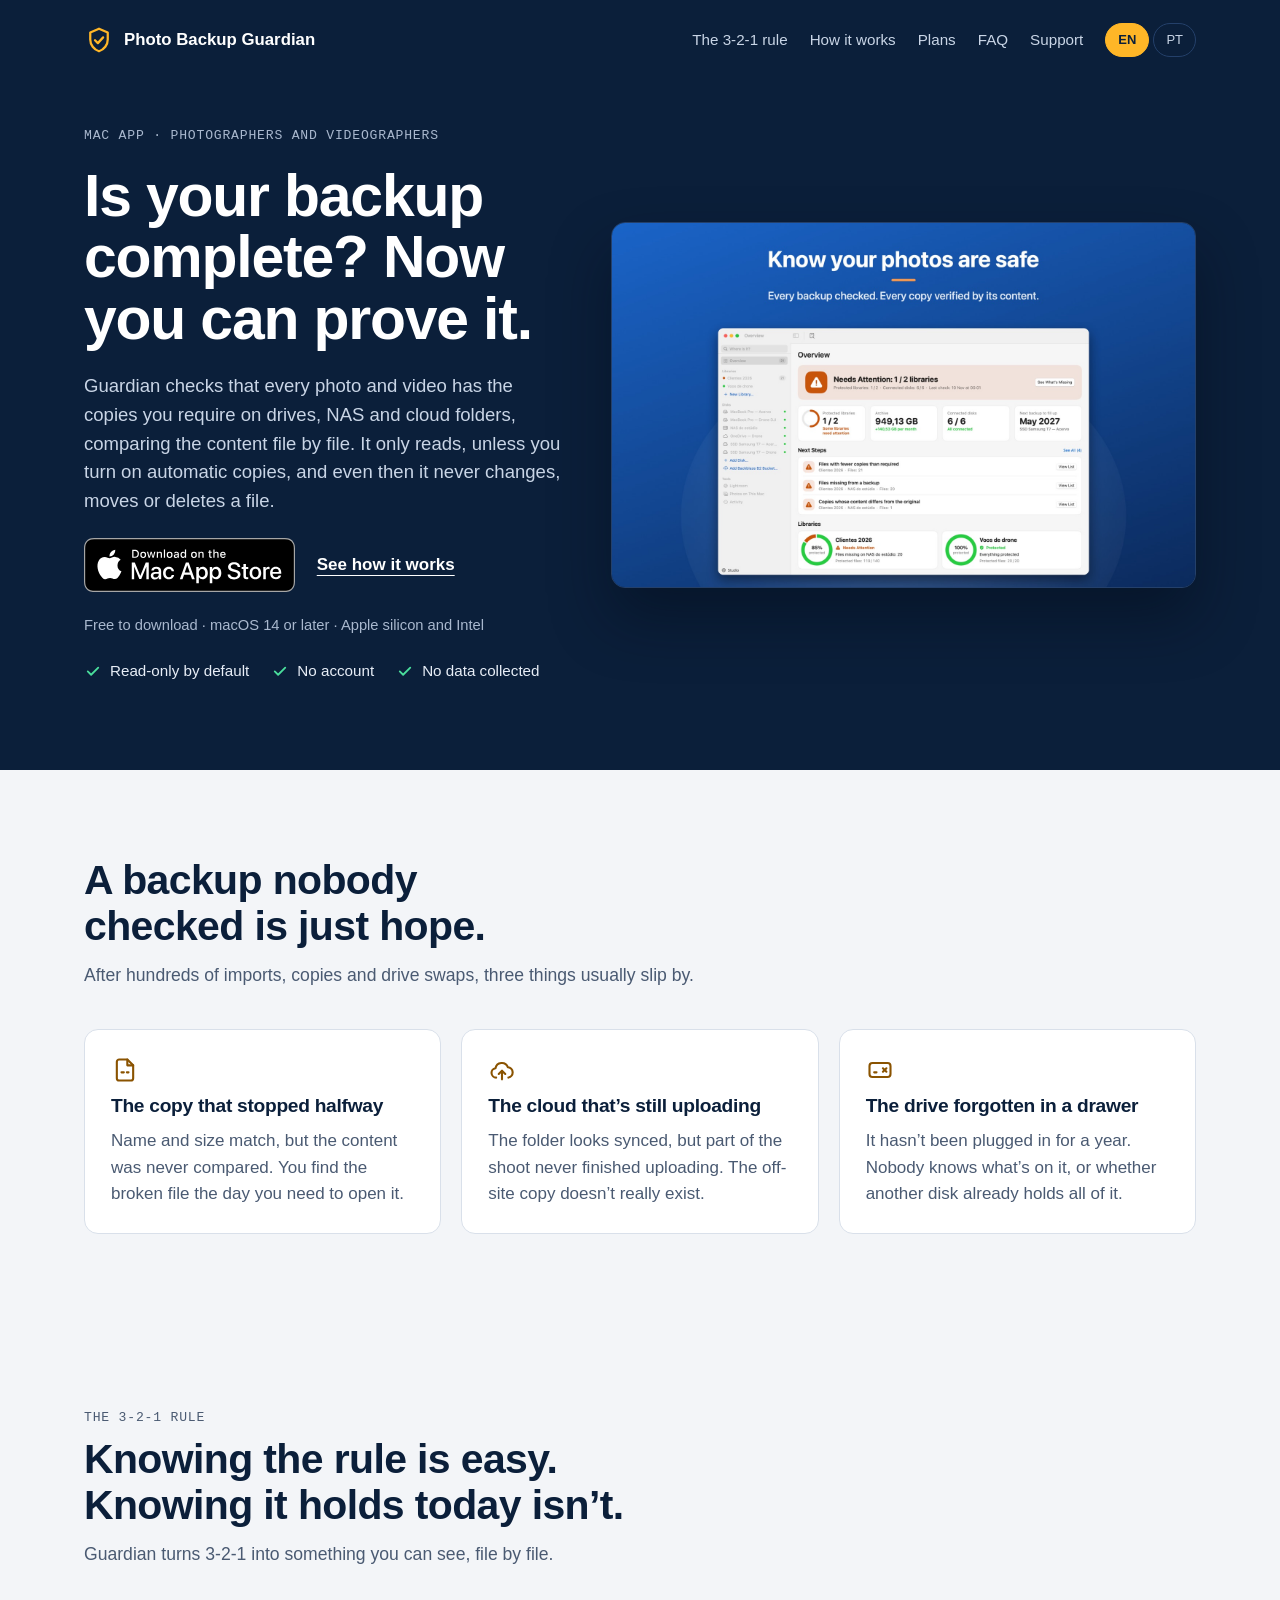
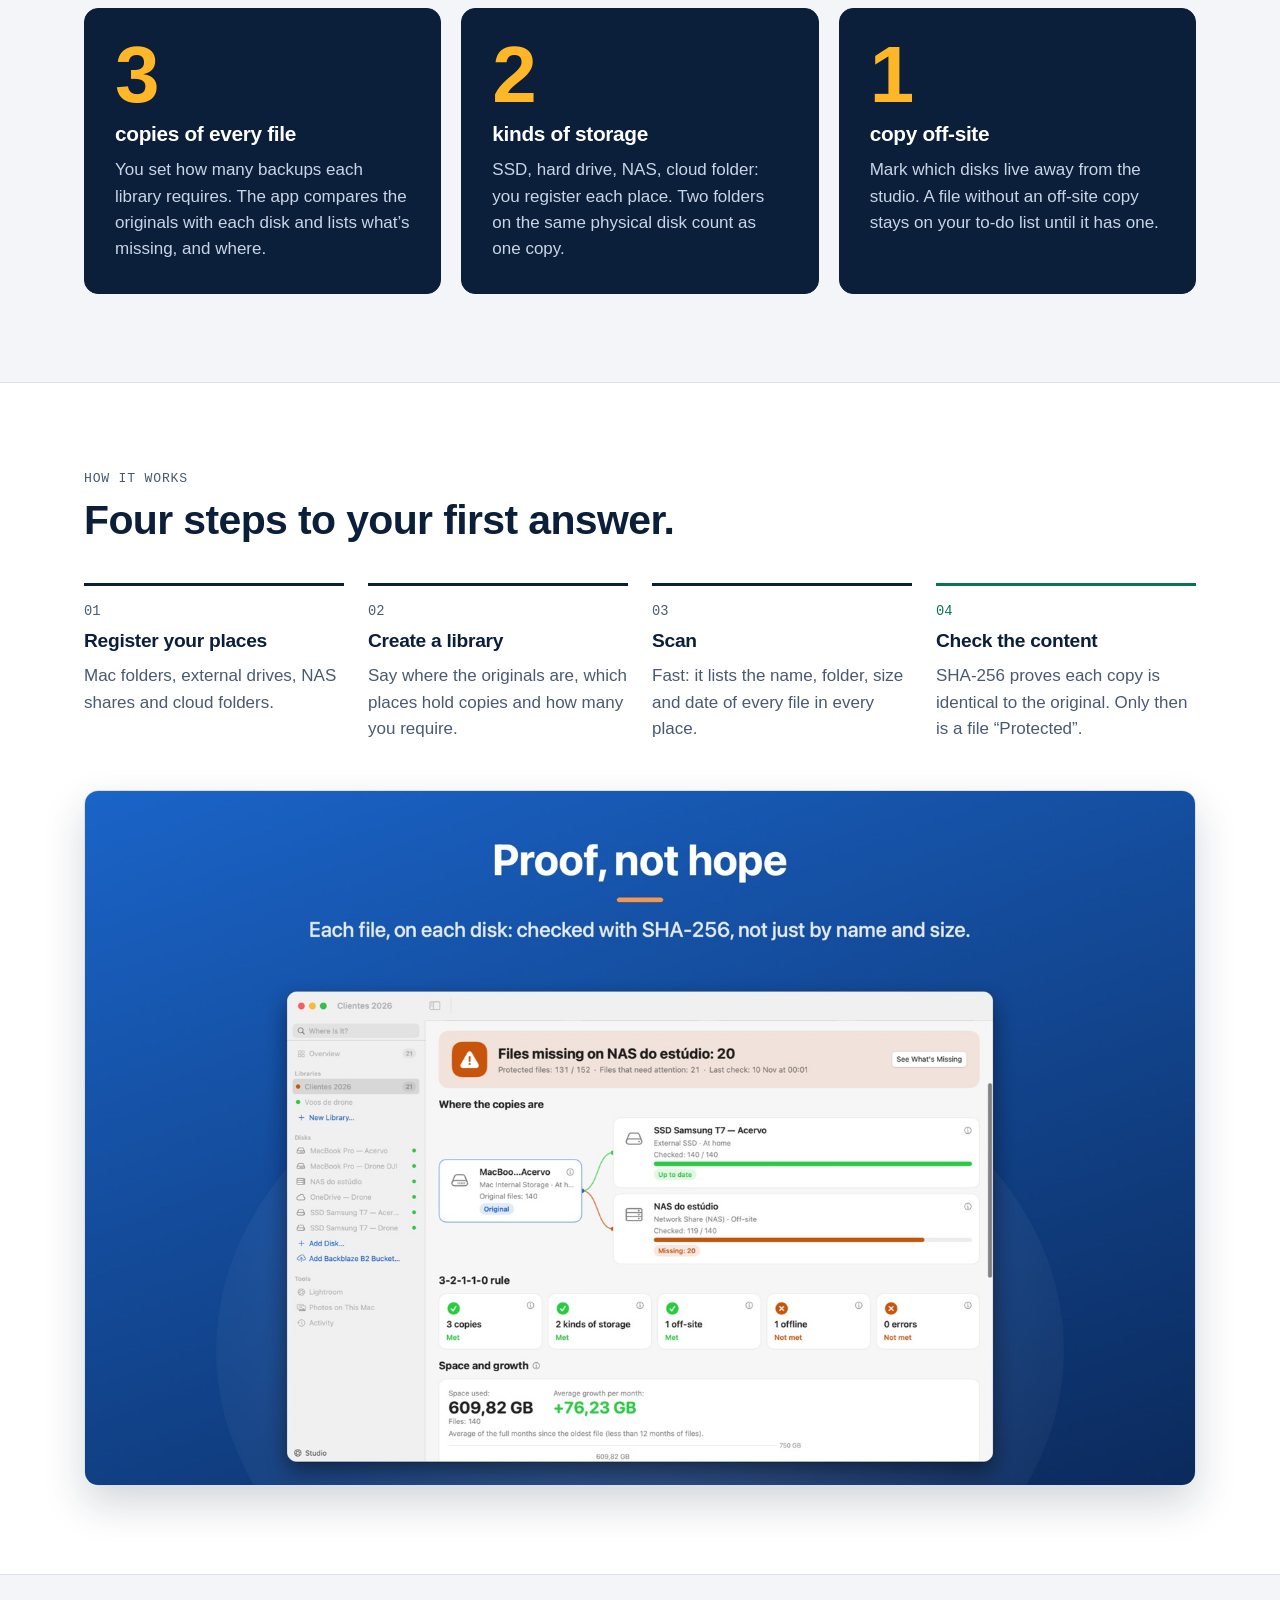
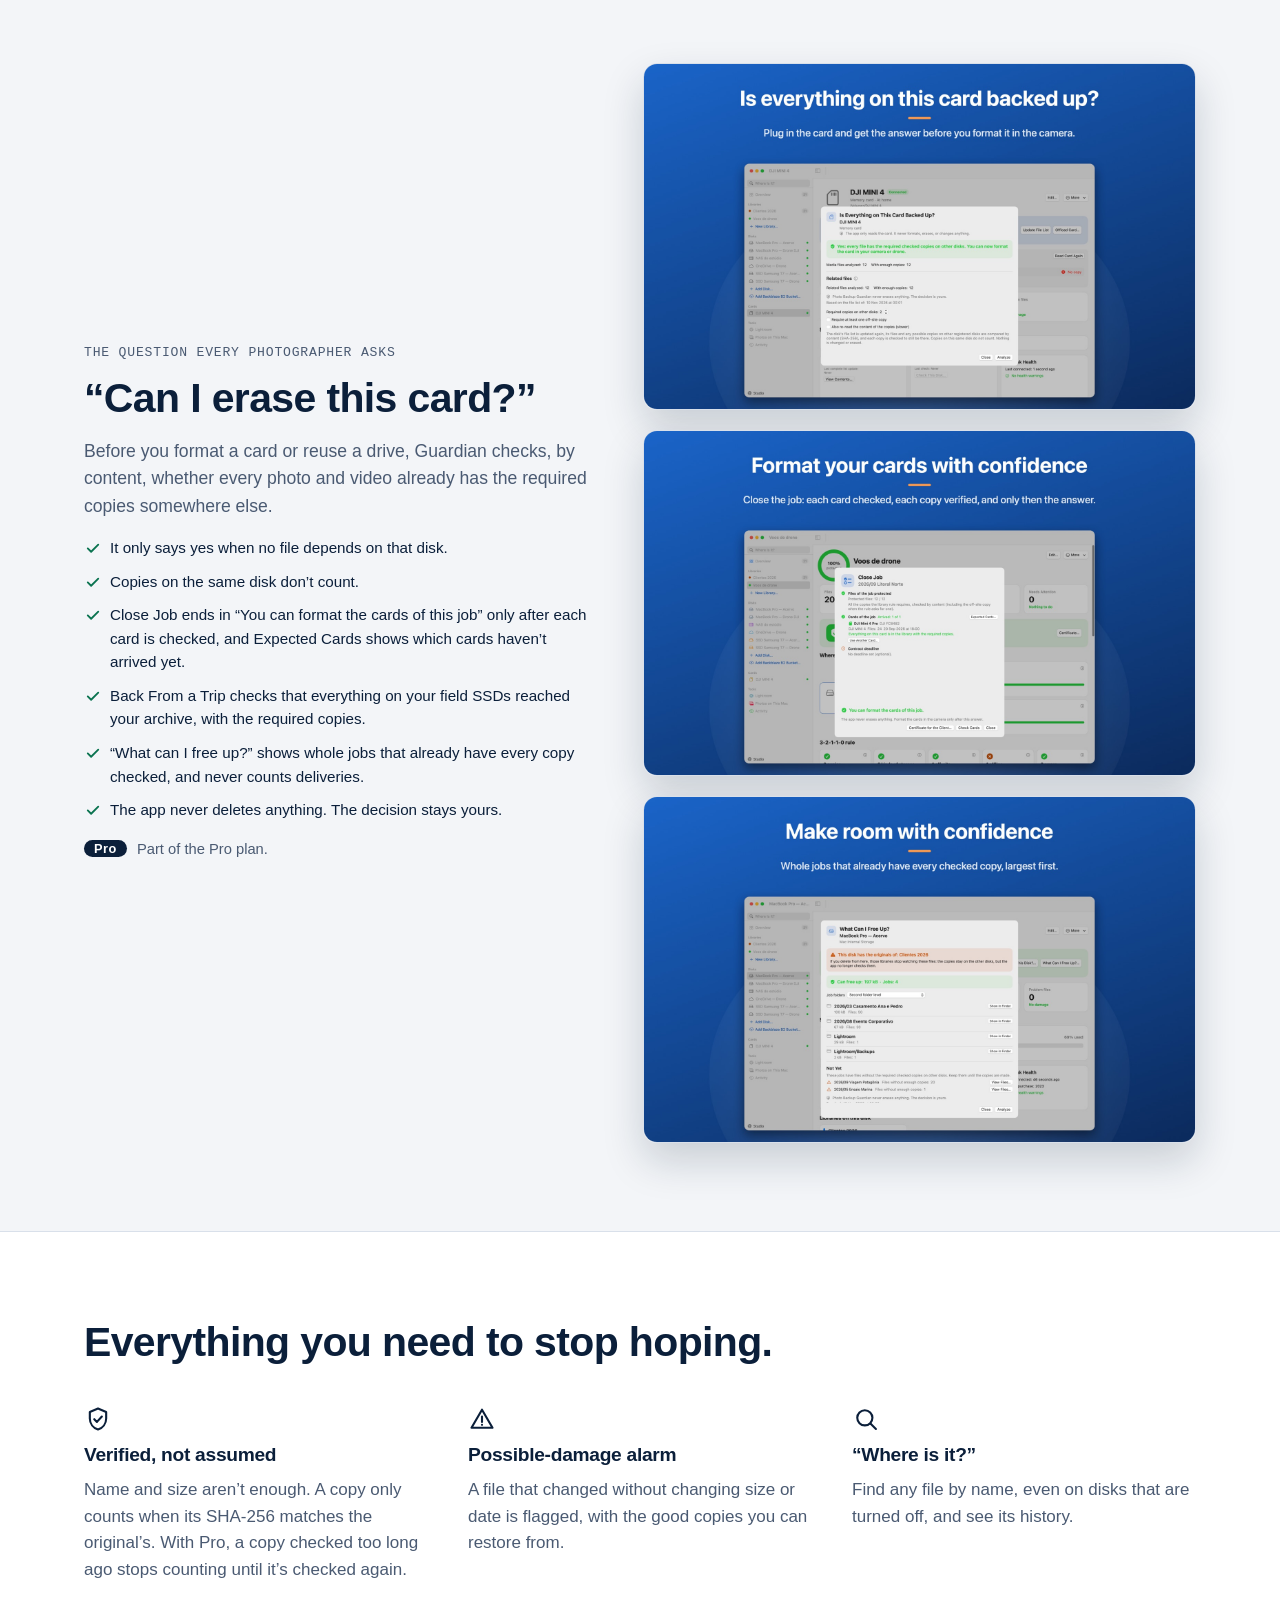
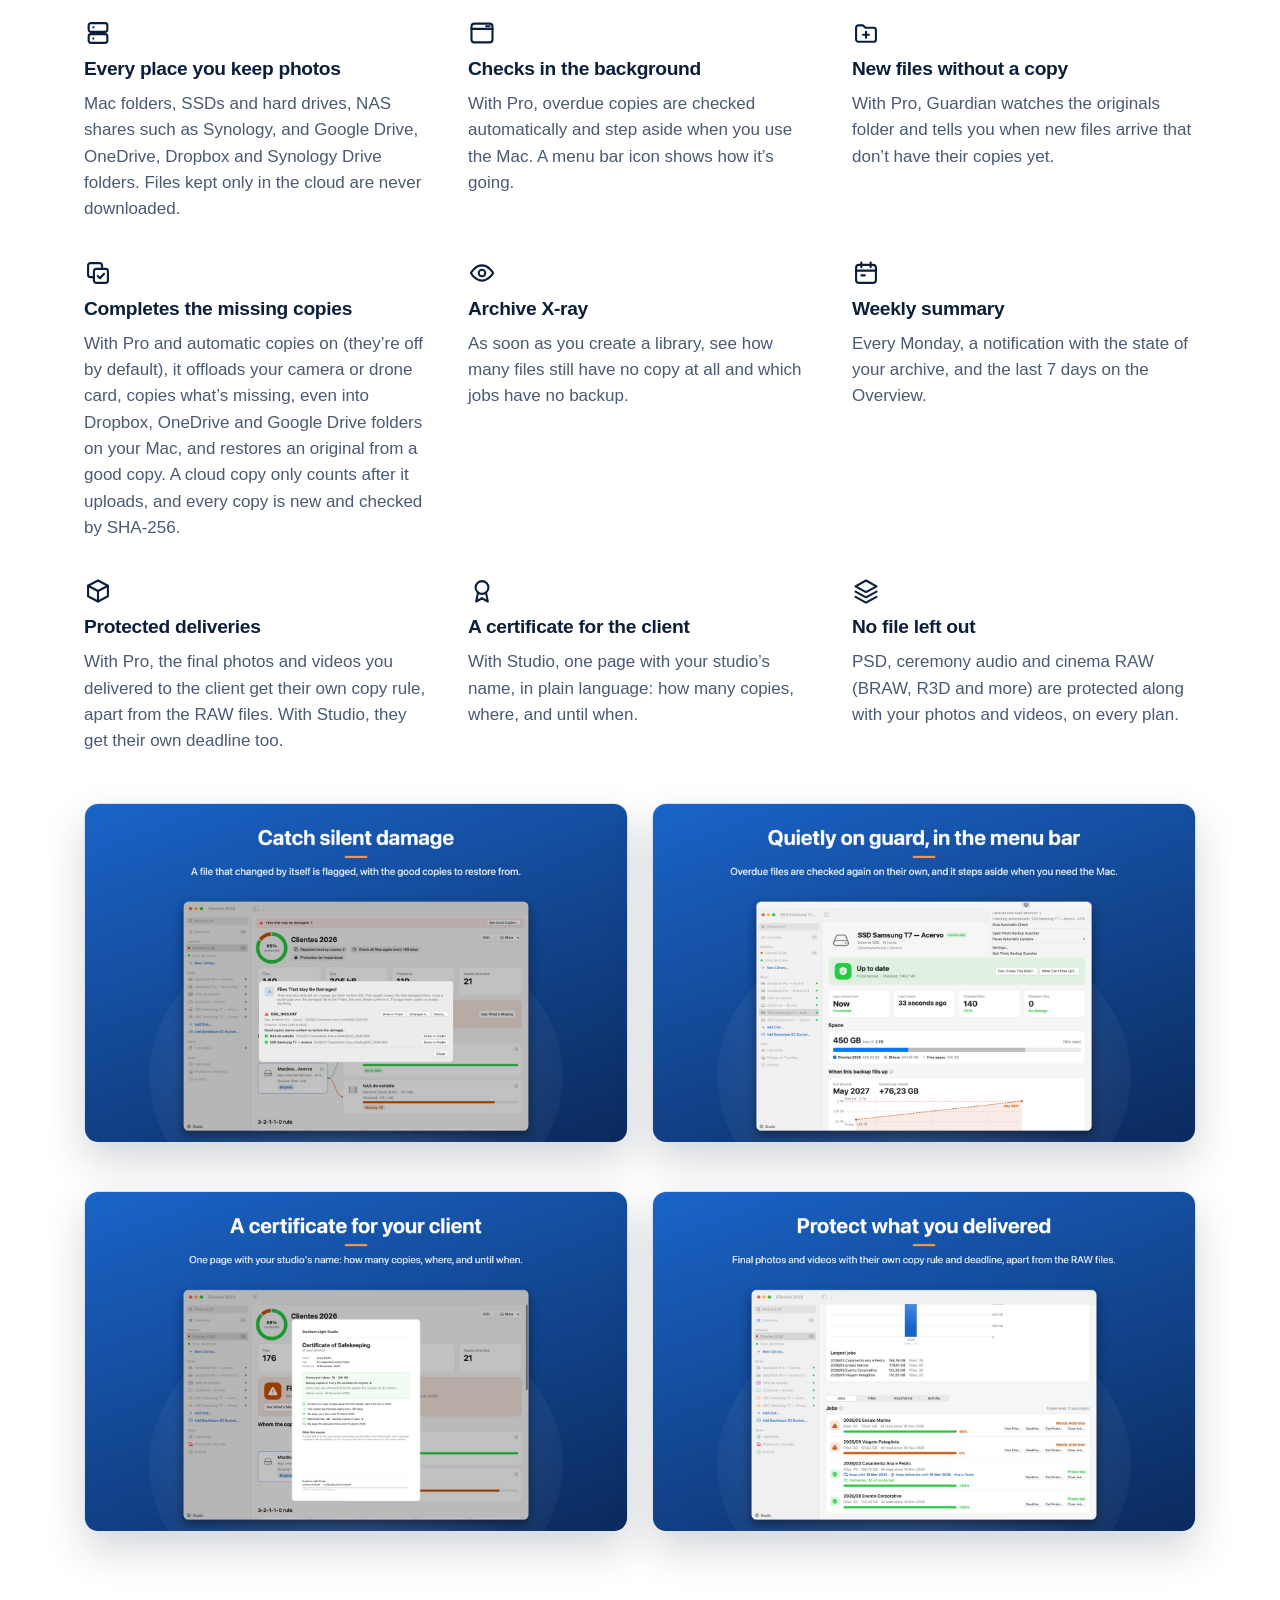
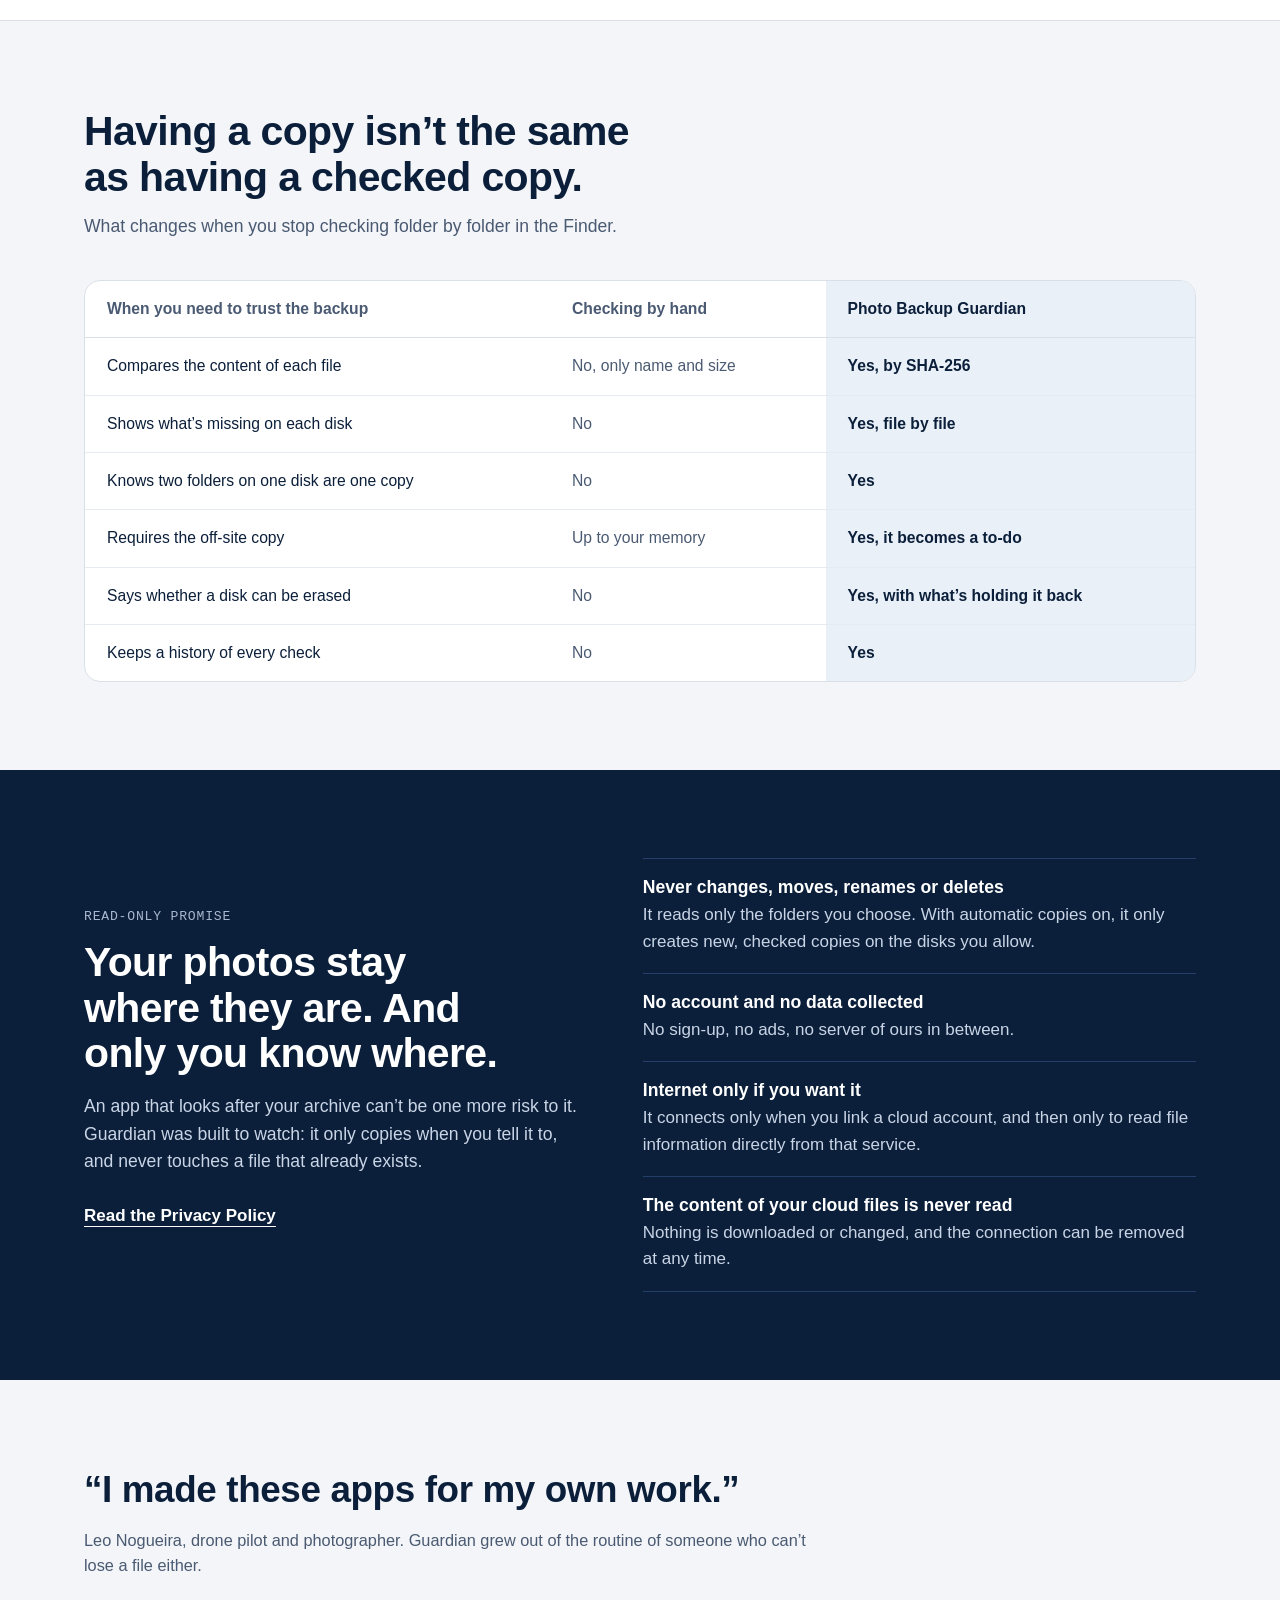
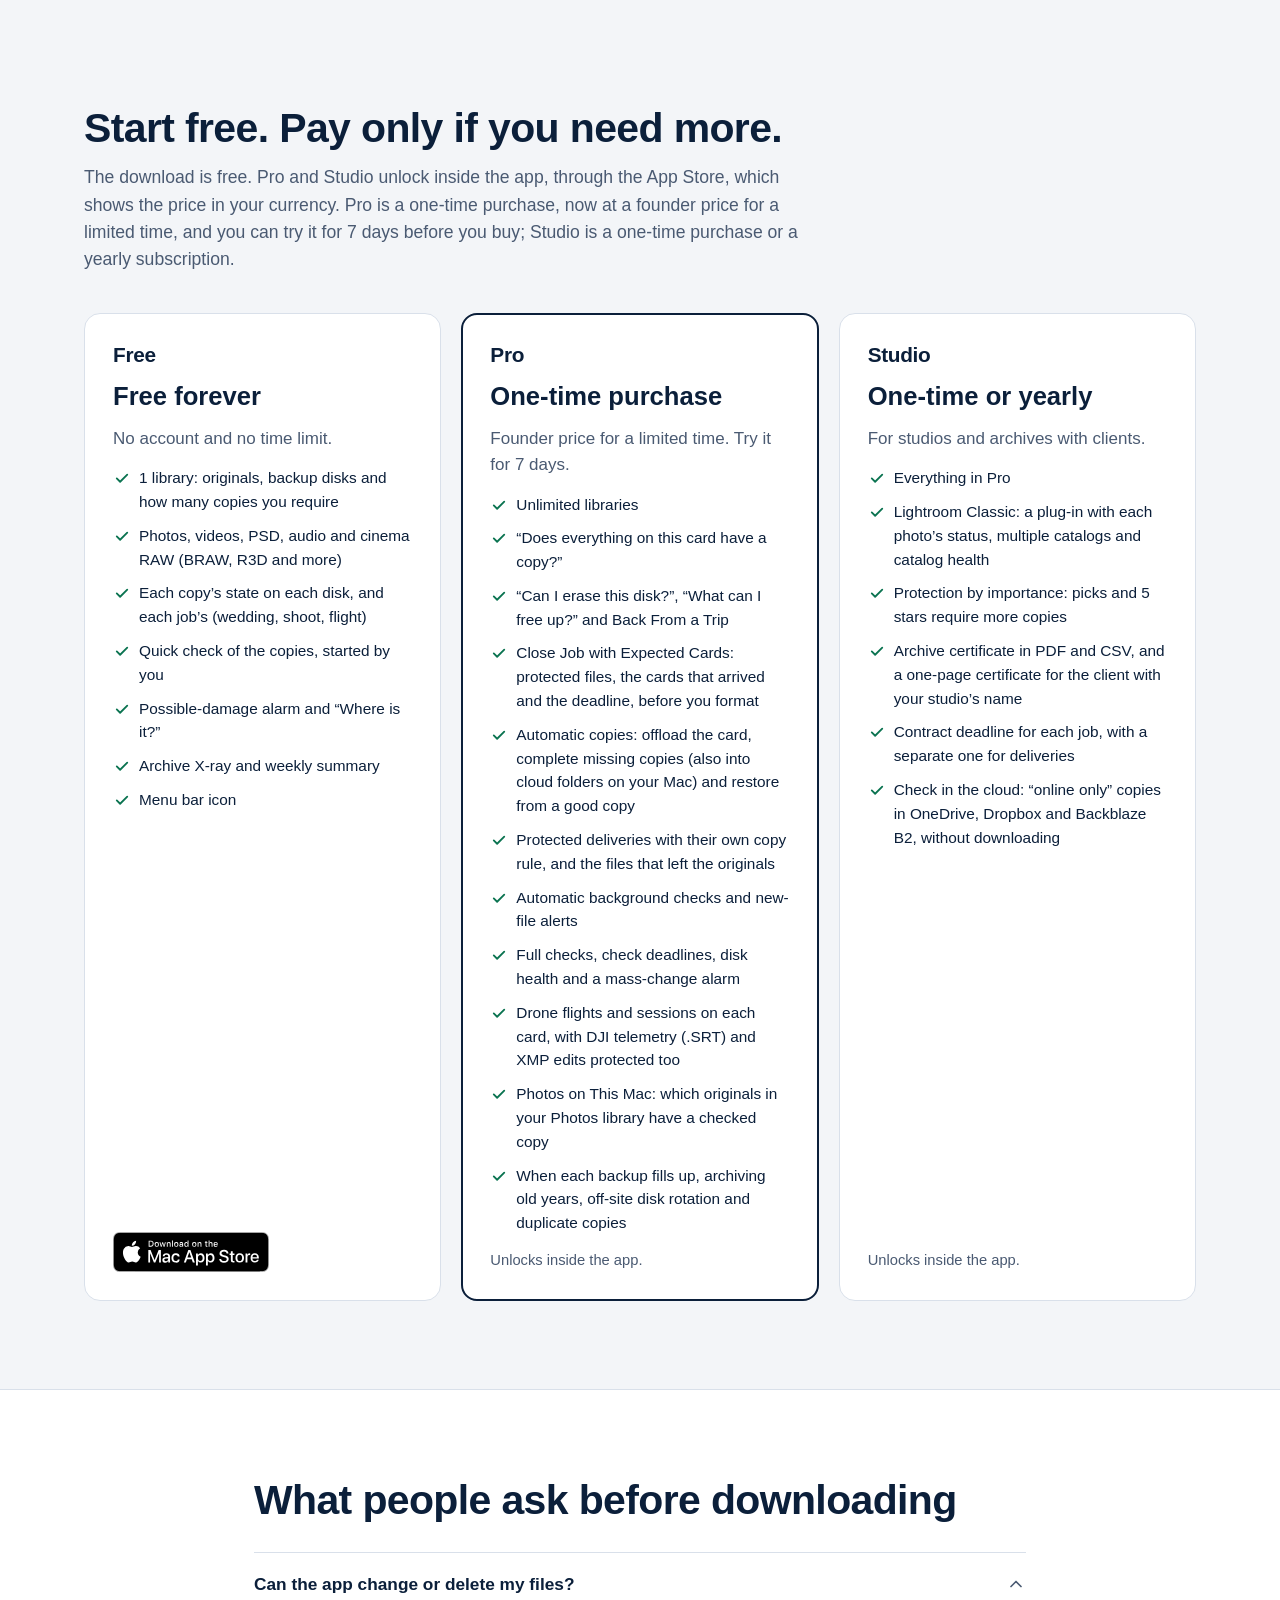
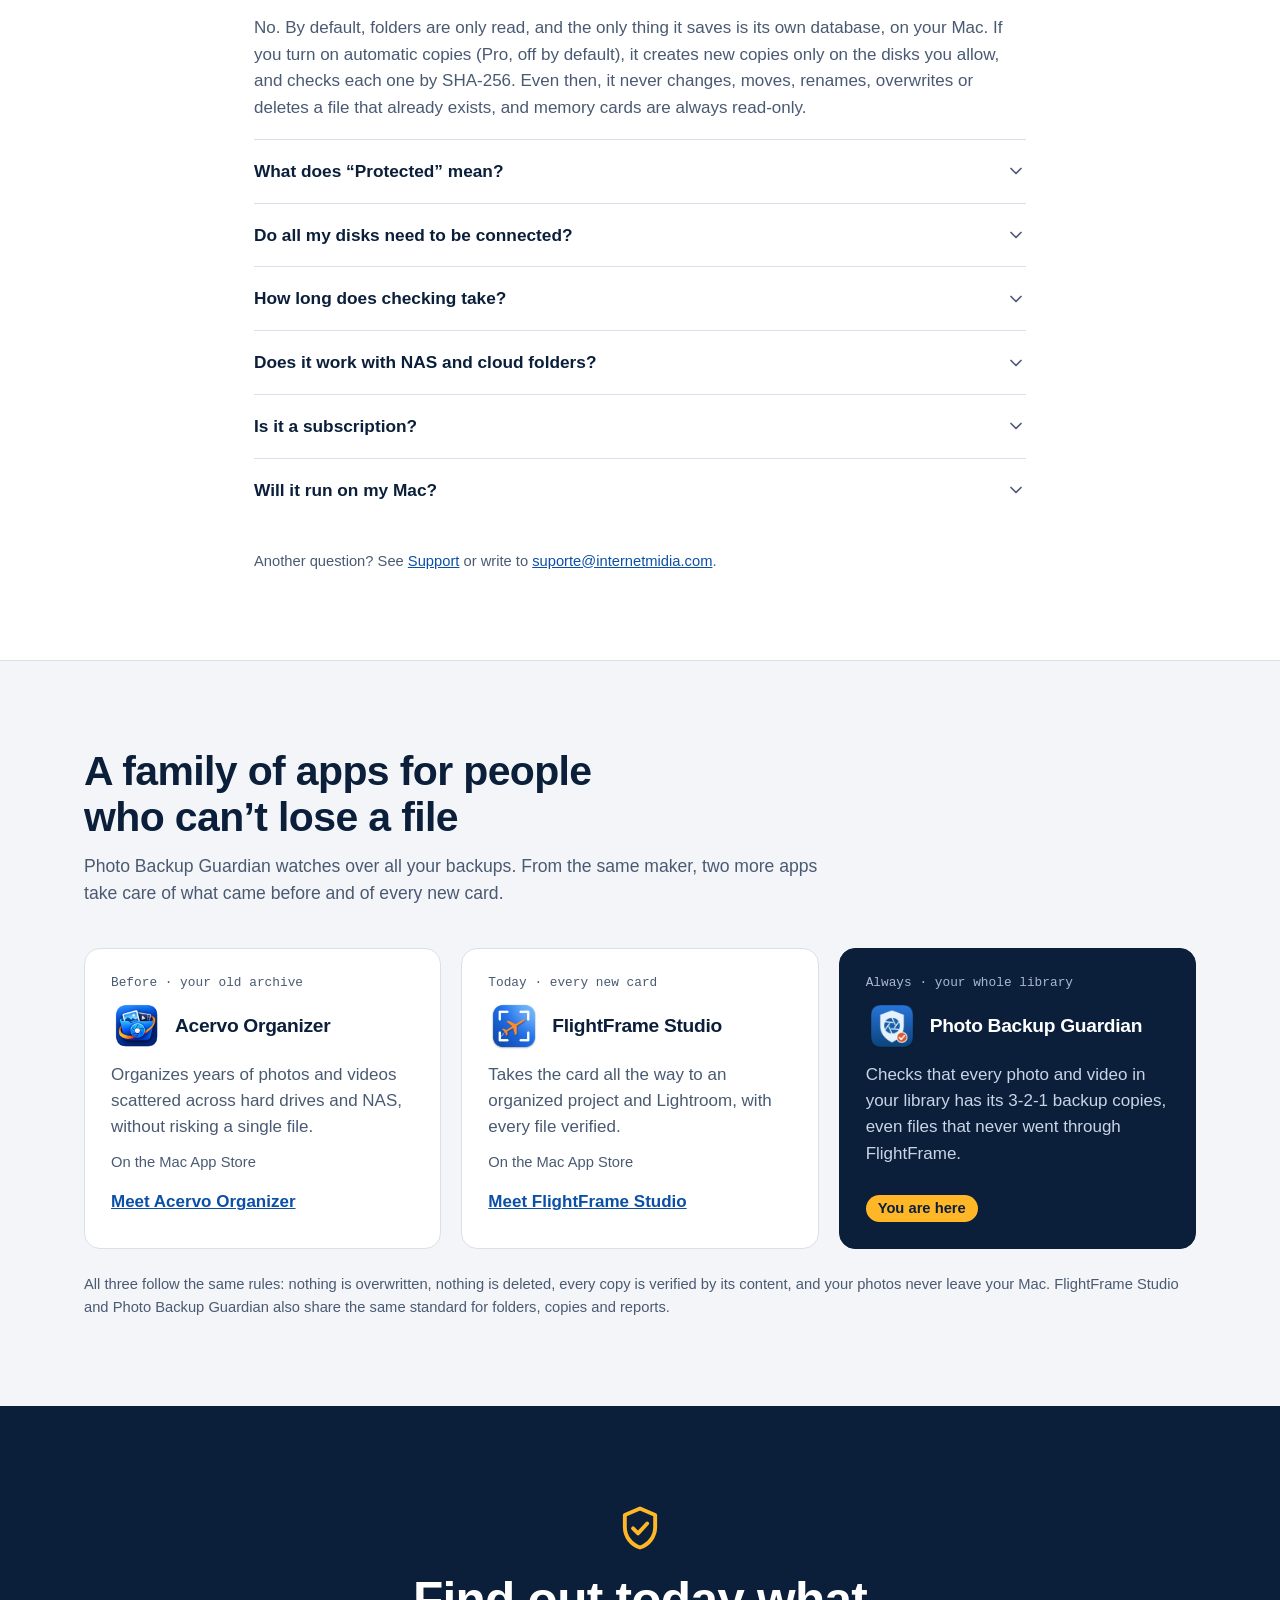
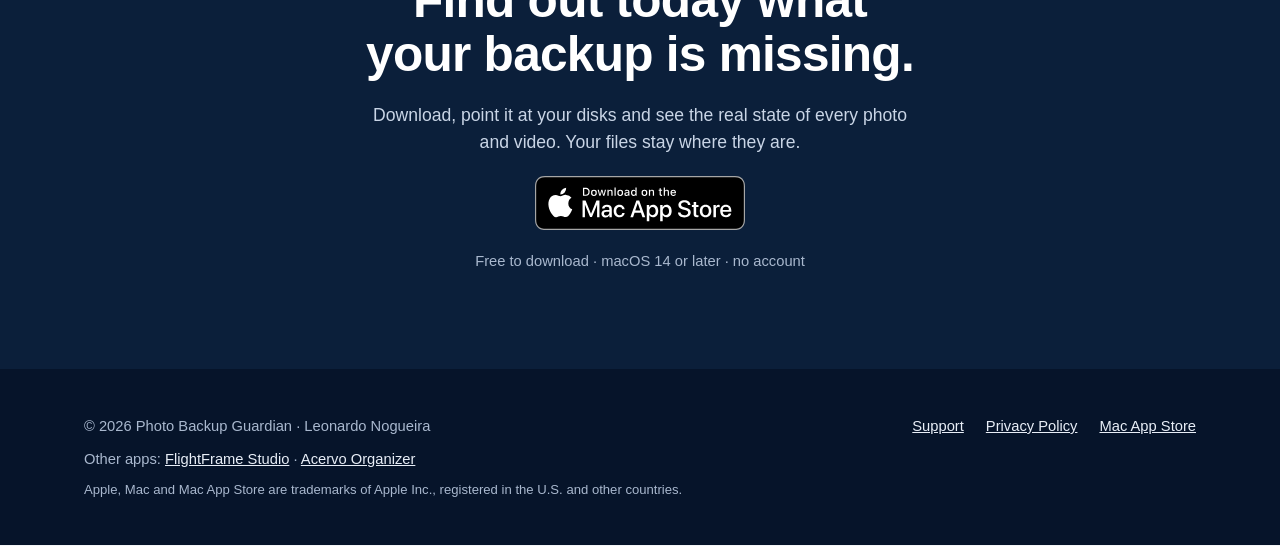
<file: index.html>
<!doctype html>
<html lang="en">
<head>
  <meta charset="utf-8">
  <meta name="viewport" content="width=device-width, initial-scale=1">
  <title>Photo Backup Guardian — Know your backup is complete</title>
  <meta name="description" content="A Mac app for photographers and videographers that checks, file by file, whether every photo and video has verified backup copies on drives, NAS and cloud folders. Read-only by default. Free to download on the Mac App Store.">
  <meta property="og:title" content="Photo Backup Guardian — Know your backup is complete">
  <meta property="og:description" content="Checks, file by file, whether every photo and video has verified backup copies. Read-only by default. Free to download on the Mac App Store.">
  <meta property="og:image" content="https://photobackupguardian.app/shots/en/01-overview.jpg?v=1.1">
  <link rel="icon" type="image/png" href="favicon.png">
  <link rel="stylesheet" href="landing.css?v=2026-11-10">
  <script src="lang.js" defer></script>
  <script type="application/ld+json">{"@context":"https://schema.org","@type":"SoftwareApplication","name":"Photo Backup Guardian","operatingSystem":"macOS 14 or later","applicationCategory":"UtilitiesApplication","url":"https://photobackupguardian.app","downloadUrl":"https://apps.apple.com/app/id6824487886?mt=12","offers":{"@type":"Offer","price":"0","priceCurrency":"USD"}}</script>
</head>
<body>
<header class="hero-band">
  <div class="wrap topbar">
    <a class="brand" href="index.html"><svg aria-hidden="true" width="30" height="30" viewBox="0 0 24 24" fill="none" stroke="currentColor" stroke-width="1.8" stroke-linecap="round" stroke-linejoin="round"><path d="M12 3l7 3v5.5c0 4.4-2.9 8.2-7 9.5-4.1-1.3-7-5.1-7-9.5V6l7-3z"/><path d="M8.8 12.2l2.3 2.3 4.2-4.6"/></svg><span>Photo Backup Guardian</span></a>
    <nav class="topnav" aria-label="Sections / Seções">
      <a href="#rule"><span lang="en">The 3-2-1 rule</span><span lang="pt-BR">A regra 3-2-1</span></a>
      <a href="#how"><span lang="en">How it works</span><span lang="pt-BR">Como funciona</span></a>
      <a href="#plans"><span lang="en">Plans</span><span lang="pt-BR">Planos</span></a>
      <a href="#faq"><span lang="en">FAQ</span><span lang="pt-BR">Dúvidas</span></a>
      <a href="support.html"><span lang="en">Support</span><span lang="pt-BR">Suporte</span></a>
      <div class="lang" aria-label="Language / Idioma">
        <button type="button" data-set-lang="en" aria-pressed="false">EN</button>
        <button type="button" data-set-lang="pt" aria-pressed="false">PT</button>
      </div>
    </nav>
  </div>
  <div class="wrap hero">
    <div class="hero-copy">
      <p class="eyebrow" lang="en">Mac app · photographers and videographers</p><p class="eyebrow" lang="pt-BR">App para Mac · fotógrafos e videomakers</p>
      <h1 lang="en">Is your backup complete? Now you can prove it.</h1><h1 lang="pt-BR">Seu backup está completo? Agora dá para provar.</h1>
      <p class="lead" lang="en">Guardian checks that every photo and video has the copies you require on drives, NAS and cloud folders, comparing the content file by file. It only reads, unless you turn on automatic copies, and even then it never changes, moves or deletes a file.</p><p class="lead" lang="pt-BR">O Guardian confere se cada foto e vídeo tem as cópias que você exige em HDs, NAS e pastas de nuvem, comparando o conteúdo arquivo por arquivo. Ele só lê, a não ser que você ligue as cópias automáticas, e mesmo assim nunca altera, move nem apaga um arquivo.</p>
      <div class="cta-row"><a class="store-badge big" href="https://apps.apple.com/app/id6824487886?mt=12" lang="en"><img src="badge-mac-app-store-en.svg" alt="Download on the Mac App Store" width="156" height="40"></a><a class="store-badge big" href="https://apps.apple.com/app/id6824487886?mt=12" lang="pt-BR"><img src="badge-mac-app-store-pt.svg" alt="Baixar na Mac App Store" width="156" height="40"></a><a class="text-link" href="#how"><span lang="en">See how it works</span><span lang="pt-BR">Ver como funciona</span></a></div>
      <p class="fine" lang="en">Free to download · macOS 14 or later · Apple silicon and Intel</p><p class="fine" lang="pt-BR">Grátis para baixar · macOS 14 ou mais novo · Apple Silicon e Intel</p>
      <ul class="ticks"><li><svg aria-hidden="true" width="18" height="18" viewBox="0 0 24 24" fill="none" stroke="currentColor" stroke-width="2.4" stroke-linecap="round" stroke-linejoin="round"><path d="M5 12.5l4.5 4.5L19 7.5"/></svg><span lang="en">Read-only by default</span><span lang="pt-BR">Somente leitura por padrão</span></li><li><svg aria-hidden="true" width="18" height="18" viewBox="0 0 24 24" fill="none" stroke="currentColor" stroke-width="2.4" stroke-linecap="round" stroke-linejoin="round"><path d="M5 12.5l4.5 4.5L19 7.5"/></svg><span lang="en">No account</span><span lang="pt-BR">Sem conta</span></li><li><svg aria-hidden="true" width="18" height="18" viewBox="0 0 24 24" fill="none" stroke="currentColor" stroke-width="2.4" stroke-linecap="round" stroke-linejoin="round"><path d="M5 12.5l4.5 4.5L19 7.5"/></svg><span lang="en">No data collected</span><span lang="pt-BR">Sem coleta de dados</span></li></ul>
    </div>
    <figure class="hero-shot"><img class="shot" src="shots/en/01-overview.jpg?v=1.1" width="1600" height="1000" fetchpriority="high" alt="Photo Backup Guardian's overview: libraries needing attention, archive size, when the next backup fills up, and next steps" lang="en"><img class="shot" src="shots/pt/01-overview.jpg?v=1.1" width="1600" height="1000" fetchpriority="high" alt="Visão geral do Photo Backup Guardian: bibliotecas que pedem atenção, tamanho do acervo, quando o próximo backup enche e próximos passos" lang="pt-BR"></figure>
  </div>
</header>
<main>
<section class="section">
  <div class="wrap">
    <div class="head">
      <h2 lang="en">A backup nobody checked is just hope.</h2><h2 lang="pt-BR">Backup que ninguém conferiu é só esperança.</h2>
      <p class="sub" lang="en">After hundreds of imports, copies and drive swaps, three things usually slip by.</p><p class="sub" lang="pt-BR">Depois de centenas de importações, cópias e trocas de disco, três coisas costumam passar despercebidas.</p>
    </div>
    <div class="grid3"><div class="card pain"><svg aria-hidden="true" width="28" height="28" viewBox="0 0 24 24" fill="none" stroke="currentColor" stroke-width="1.8" stroke-linecap="round" stroke-linejoin="round"><path d="M14 3H7a2 2 0 0 0-2 2v14a2 2 0 0 0 2 2h10a2 2 0 0 0 2-2V8l-5-5z"/><path d="M14 3v5h5"/><path d="M9 14h6" stroke-dasharray="2 2.6"/></svg><h3 lang="en">The copy that stopped halfway</h3><h3 lang="pt-BR">A cópia que parou no meio</h3><p lang="en">Name and size match, but the content was never compared. You find the broken file the day you need to open it.</p><p lang="pt-BR">O nome e o tamanho batem, mas o conteúdo nunca foi comparado. Você só descobre o arquivo quebrado na hora de abrir.</p></div><div class="card pain"><svg aria-hidden="true" width="28" height="28" viewBox="0 0 24 24" fill="none" stroke="currentColor" stroke-width="1.8" stroke-linecap="round" stroke-linejoin="round"><path d="M7 18.5a4 4 0 0 1-.6-7.95A5.5 5.5 0 0 1 17 9.6a4.5 4.5 0 0 1 .5 8.9"/><path d="M12 20v-7"/><path d="M9.2 15.4L12 12.6l2.8 2.8"/></svg><h3 lang="en">The cloud that’s still uploading</h3><h3 lang="pt-BR">A nuvem que ainda está enviando</h3><p lang="en">The folder looks synced, but part of the shoot never finished uploading. The off-site copy doesn’t really exist.</p><p lang="pt-BR">A pasta aparece sincronizada, mas parte do ensaio nunca terminou de subir. A cópia fora de casa não existe de verdade.</p></div><div class="card pain"><svg aria-hidden="true" width="28" height="28" viewBox="0 0 24 24" fill="none" stroke="currentColor" stroke-width="1.8" stroke-linecap="round" stroke-linejoin="round"><rect x="3" y="6" width="18" height="12" rx="2.5"/><path d="M7 14h2"/><path d="M14.5 10.5l3 3"/><path d="M17.5 10.5l-3 3"/></svg><h3 lang="en">The drive forgotten in a drawer</h3><h3 lang="pt-BR">O HD esquecido na gaveta</h3><p lang="en">It hasn’t been plugged in for a year. Nobody knows what’s on it, or whether another disk already holds all of it.</p><p lang="pt-BR">Faz um ano que ele não é conectado. Ninguém sabe o que tem dentro, nem se outro disco já guarda tudo aquilo.</p></div></div>
  </div>
</section>
<section class="section" id="rule">
  <div class="wrap">
    <div class="head">
      <p class="kicker" lang="en">The 3-2-1 rule</p><p class="kicker" lang="pt-BR">A regra 3-2-1</p>
      <h2 lang="en">Knowing the rule is easy. Knowing it holds today isn’t.</h2><h2 lang="pt-BR">Conhecer a regra é fácil. Difícil é saber se ela vale hoje.</h2>
      <p class="sub" lang="en">Guardian turns 3-2-1 into something you can see, file by file.</p><p class="sub" lang="pt-BR">O Guardian transforma o 3-2-1 em algo que você enxerga, arquivo por arquivo.</p>
    </div>
    <div class="grid3"><div class="card dark"><div class="big-number">3</div><h3 lang="en">copies of every file</h3><h3 lang="pt-BR">cópias de cada arquivo</h3><p lang="en">You set how many backups each library requires. The app compares the originals with each disk and lists what’s missing, and where.</p><p lang="pt-BR">Você define quantos backups cada biblioteca exige. O app compara os originais com cada disco e lista o que falta, e onde.</p></div><div class="card dark"><div class="big-number">2</div><h3 lang="en">kinds of storage</h3><h3 lang="pt-BR">tipos de armazenamento</h3><p lang="en">SSD, hard drive, NAS, cloud folder: you register each place. Two folders on the same physical disk count as one copy.</p><p lang="pt-BR">SSD, HD, NAS, pasta de nuvem: cada lugar é cadastrado. Duas pastas no mesmo disco físico contam como uma cópia só.</p></div><div class="card dark"><div class="big-number">1</div><h3 lang="en">copy off-site</h3><h3 lang="pt-BR">cópia fora de casa</h3><p lang="en">Mark which disks live away from the studio. A file without an off-site copy stays on your to-do list until it has one.</p><p lang="pt-BR">Marque quais discos ficam longe do estúdio. Arquivo sem cópia fora de casa aparece como pendência até você resolver.</p></div></div>
  </div>
</section>
<section class="section white" id="how">
  <div class="wrap">
    <div class="head">
      <p class="kicker" lang="en">How it works</p><p class="kicker" lang="pt-BR">Como funciona</p>
      <h2 lang="en">Four steps to your first answer.</h2><h2 lang="pt-BR">Quatro passos até a primeira resposta.</h2>
    </div>
    <ol class="steps"><li><span class="step-n">01</span><h3 lang="en">Register your places</h3><h3 lang="pt-BR">Cadastre seus locais</h3><p lang="en">Mac folders, external drives, NAS shares and cloud folders.</p><p lang="pt-BR">Pastas do Mac, discos externos, compartilhamentos de NAS e pastas de nuvem.</p></li><li><span class="step-n">02</span><h3 lang="en">Create a library</h3><h3 lang="pt-BR">Crie uma biblioteca</h3><p lang="en">Say where the originals are, which places hold copies and how many you require.</p><p lang="pt-BR">Diga onde ficam os originais, quais locais guardam cópias e quantas você exige.</p></li><li><span class="step-n">03</span><h3 lang="en">Scan</h3><h3 lang="pt-BR">Faça o scan</h3><p lang="en">Fast: it lists the name, folder, size and date of every file in every place.</p><p lang="pt-BR">Rápido: lista nome, pasta, tamanho e data de cada arquivo em cada local.</p></li><li class="last"><span class="step-n">04</span><h3 lang="en">Check the content</h3><h3 lang="pt-BR">Confira o conteúdo</h3><p lang="en">SHA-256 proves each copy is identical to the original. Only then is a file “Protected”.</p><p lang="pt-BR">O código SHA-256 prova que a cópia é idêntica ao original. Só então o arquivo fica “Protegido”.</p></li></ol>
    <figure class="wide-shot"><img class="shot" src="shots/en/02-library.jpg?v=1.1" width="1600" height="1000" loading="lazy" alt="A library with the state of each file’s copy on each disk" lang="en"><img class="shot" src="shots/pt/02-library.jpg?v=1.1" width="1600" height="1000" loading="lazy" alt="Uma biblioteca com a situação de cada cópia em cada disco" lang="pt-BR"></figure>
  </div>
</section>
<section class="section">
  <div class="wrap split">
    <div class="split-copy">
      <p class="kicker" lang="en">The question every photographer asks</p><p class="kicker" lang="pt-BR">A pergunta que todo fotógrafo faz</p>
      <h2 lang="en">“Can I erase this card?”</h2><h2 lang="pt-BR">“Posso apagar este cartão?”</h2>
      <p class="sub" lang="en">Before you format a card or reuse a drive, Guardian checks, by content, whether every photo and video already has the required copies somewhere else.</p><p class="sub" lang="pt-BR">Antes de formatar um cartão ou reaproveitar um HD, o Guardian confere, pelo conteúdo, se cada foto e vídeo já tem as cópias exigidas em outros lugares.</p>
      <ul class="ticks dark-ticks"><li><svg aria-hidden="true" width="18" height="18" viewBox="0 0 24 24" fill="none" stroke="currentColor" stroke-width="2.4" stroke-linecap="round" stroke-linejoin="round"><path d="M5 12.5l4.5 4.5L19 7.5"/></svg><span lang="en">It only says yes when no file depends on that disk.</span><span lang="pt-BR">Só responde sim quando nenhum arquivo depende daquele disco.</span></li><li><svg aria-hidden="true" width="18" height="18" viewBox="0 0 24 24" fill="none" stroke="currentColor" stroke-width="2.4" stroke-linecap="round" stroke-linejoin="round"><path d="M5 12.5l4.5 4.5L19 7.5"/></svg><span lang="en">Copies on the same disk don’t count.</span><span lang="pt-BR">Cópias no mesmo disco não entram na conta.</span></li><li><svg aria-hidden="true" width="18" height="18" viewBox="0 0 24 24" fill="none" stroke="currentColor" stroke-width="2.4" stroke-linecap="round" stroke-linejoin="round"><path d="M5 12.5l4.5 4.5L19 7.5"/></svg><span lang="en">Close Job ends in “You can format the cards of this job” only after each card is checked, and Expected Cards shows which cards haven’t arrived yet.</span><span lang="pt-BR">O fechamento do trabalho só termina em “Pode formatar os cartões deste trabalho” depois de analisar cada cartão, e os cartões esperados mostram quais ainda não chegaram.</span></li><li><svg aria-hidden="true" width="18" height="18" viewBox="0 0 24 24" fill="none" stroke="currentColor" stroke-width="2.4" stroke-linecap="round" stroke-linejoin="round"><path d="M5 12.5l4.5 4.5L19 7.5"/></svg><span lang="en">Back From a Trip checks that everything on your field SSDs reached your archive, with the required copies.</span><span lang="pt-BR">O “Voltei de viagem” confere se tudo dos SSDs de campo chegou ao acervo, com as cópias exigidas.</span></li><li><svg aria-hidden="true" width="18" height="18" viewBox="0 0 24 24" fill="none" stroke="currentColor" stroke-width="2.4" stroke-linecap="round" stroke-linejoin="round"><path d="M5 12.5l4.5 4.5L19 7.5"/></svg><span lang="en">“What can I free up?” shows whole jobs that already have every copy checked, and never counts deliveries.</span><span lang="pt-BR">“O que posso liberar?” mostra trabalhos inteiros que já têm todas as cópias conferidas, e nunca conta as entregas.</span></li><li><svg aria-hidden="true" width="18" height="18" viewBox="0 0 24 24" fill="none" stroke="currentColor" stroke-width="2.4" stroke-linecap="round" stroke-linejoin="round"><path d="M5 12.5l4.5 4.5L19 7.5"/></svg><span lang="en">The app never deletes anything. The decision stays yours.</span><span lang="pt-BR">O app nunca apaga nada. A decisão continua sua.</span></li></ul>
      <p class="fine dark" lang="en"><span class="pro-tag">Pro</span> Part of the Pro plan.</p><p class="fine dark" lang="pt-BR"><span class="pro-tag">Pro</span> Faz parte do plano Pro.</p>
    </div>
    <div class="split-shots">
      <figure><img class="shot" src="shots/en/04-card.jpg?v=1.1" width="1600" height="1000" loading="lazy" alt="“Does everything on this card have a copy?”: yes, every file has the required copies on other disks" lang="en"><img class="shot" src="shots/pt/04-card.jpg?v=1.1" width="1600" height="1000" loading="lazy" alt="“Tudo neste cartão já tem cópia?”: sim, todos os arquivos têm as cópias exigidas em outros discos" lang="pt-BR"></figure>
      <figure><img class="shot" src="shots/en/09-job-close.jpg?v=1.2" width="1600" height="1000" loading="lazy" alt="Close Job: the job’s files protected, the drone card checked, and “You can format the cards of this job”" lang="en"><img class="shot" src="shots/pt/09-job-close.jpg?v=1.2" width="1600" height="1000" loading="lazy" alt="Fechar trabalho: arquivos do trabalho protegidos, o cartão do drone analisado e “Pode formatar os cartões deste trabalho”" lang="pt-BR"></figure>
      <figure><img class="shot" src="shots/en/05-free-space.jpg?v=1.1" width="1600" height="1000" loading="lazy" alt="“What can I free up?”: jobs whose every copy has been checked" lang="en"><img class="shot" src="shots/pt/05-free-space.jpg?v=1.1" width="1600" height="1000" loading="lazy" alt="“O que posso liberar?”: trabalhos com todas as cópias conferidas" lang="pt-BR"></figure>
    </div>
  </div>
</section>
<section class="section white">
  <div class="wrap">
    <div class="head"><h2 lang="en">Everything you need to stop hoping.</h2><h2 lang="pt-BR">Tudo o que você precisa para parar de torcer.</h2></div>
    <div class="features"><div class="feature"><svg aria-hidden="true" width="28" height="28" viewBox="0 0 24 24" fill="none" stroke="currentColor" stroke-width="1.8" stroke-linecap="round" stroke-linejoin="round"><path d="M12 3l7 3v5.5c0 4.4-2.9 8.2-7 9.5-4.1-1.3-7-5.1-7-9.5V6l7-3z"/><path d="M8.8 12.2l2.3 2.3 4.2-4.6"/></svg><h3 lang="en">Verified, not assumed</h3><h3 lang="pt-BR">Verificado, não suposto</h3><p lang="en">Name and size aren’t enough. A copy only counts when its SHA-256 matches the original’s. With Pro, a copy checked too long ago stops counting until it’s checked again.</p><p lang="pt-BR">Nome e tamanho não bastam. A cópia só conta quando o SHA-256 é idêntico ao do original. Com o Pro, uma cópia conferida há tempo demais deixa de contar até ser conferida de novo.</p></div><div class="feature"><svg aria-hidden="true" width="28" height="28" viewBox="0 0 24 24" fill="none" stroke="currentColor" stroke-width="1.8" stroke-linecap="round" stroke-linejoin="round"><path d="M12 4l9 15.5H3L12 4z"/><path d="M12 10v4.5"/><path d="M12 17h.01"/></svg><h3 lang="en">Possible-damage alarm</h3><h3 lang="pt-BR">Alarme de possível dano</h3><p lang="en">A file that changed without changing size or date is flagged, with the good copies you can restore from.</p><p lang="pt-BR">Um arquivo que mudou sem mudar de tamanho nem de data é apontado, com as cópias boas para restaurar.</p></div><div class="feature"><svg aria-hidden="true" width="28" height="28" viewBox="0 0 24 24" fill="none" stroke="currentColor" stroke-width="1.8" stroke-linecap="round" stroke-linejoin="round"><circle cx="11" cy="11" r="6.5"/><path d="M16 16l4.5 4.5"/></svg><h3 lang="en">“Where is it?”</h3><h3 lang="pt-BR">“Onde está?”</h3><p lang="en">Find any file by name, even on disks that are turned off, and see its history.</p><p lang="pt-BR">Ache qualquer arquivo pelo nome, mesmo em discos desligados, e veja o histórico dele.</p></div><div class="feature"><svg aria-hidden="true" width="28" height="28" viewBox="0 0 24 24" fill="none" stroke="currentColor" stroke-width="1.8" stroke-linecap="round" stroke-linejoin="round"><rect x="4" y="3.5" width="16" height="7.5" rx="2"/><rect x="4" y="13" width="16" height="7.5" rx="2"/><path d="M8 7.2h.01"/><path d="M8 16.8h.01"/></svg><h3 lang="en">Every place you keep photos</h3><h3 lang="pt-BR">Todos os lugares das suas fotos</h3><p lang="en">Mac folders, SSDs and hard drives, NAS shares such as Synology, and Google Drive, OneDrive, Dropbox and Synology Drive folders. Files kept only in the cloud are never downloaded.</p><p lang="pt-BR">Pastas do Mac, SSDs e HDs, NAS como o Synology e pastas do Google Drive, OneDrive, Dropbox e Synology Drive. Arquivos só na nuvem nunca são baixados.</p></div><div class="feature"><svg aria-hidden="true" width="28" height="28" viewBox="0 0 24 24" fill="none" stroke="currentColor" stroke-width="1.8" stroke-linecap="round" stroke-linejoin="round"><rect x="3" y="4" width="18" height="16" rx="2.5"/><path d="M3 8.5h18"/><path d="M15.5 6.2h3"/></svg><h3 lang="en">Checks in the background</h3><h3 lang="pt-BR">Conferência em segundo plano</h3><p lang="en">With Pro, overdue copies are checked automatically and step aside when you use the Mac. A menu bar icon shows how it’s going.</p><p lang="pt-BR">Com o Pro, as cópias vencidas são conferidas sozinhas e saem da frente quando você usa o Mac. Um ícone na barra de menus mostra o andamento.</p></div><div class="feature"><svg aria-hidden="true" width="28" height="28" viewBox="0 0 24 24" fill="none" stroke="currentColor" stroke-width="1.8" stroke-linecap="round" stroke-linejoin="round"><path d="M3.5 7.5a2 2 0 0 1 2-2h4l2 2h7a2 2 0 0 1 2 2v8a2 2 0 0 1-2 2h-13a2 2 0 0 1-2-2v-10z"/><path d="M12 11v5"/><path d="M9.5 13.5h5"/></svg><h3 lang="en">New files without a copy</h3><h3 lang="pt-BR">Arquivos novos sem cópia</h3><p lang="en">With Pro, Guardian watches the originals folder and tells you when new files arrive that don’t have their copies yet.</p><p lang="pt-BR">Com o Pro, o Guardian vigia a pasta dos originais e avisa quando chegam arquivos novos que ainda não têm cópia.</p></div><div class="feature"><svg aria-hidden="true" width="28" height="28" viewBox="0 0 24 24" fill="none" stroke="currentColor" stroke-width="1.8" stroke-linecap="round" stroke-linejoin="round"><rect x="8.5" y="8.5" width="12" height="12" rx="2"/><path d="M15.5 8.5V5.5a2 2 0 0 0-2-2h-8a2 2 0 0 0-2 2v8a2 2 0 0 0 2 2h3"/><path d="M11.8 14.6l1.9 1.9 3.5-3.8"/></svg><h3 lang="en">Completes the missing copies</h3><h3 lang="pt-BR">Completa as cópias que faltam</h3><p lang="en">With Pro and automatic copies on (they’re off by default), it offloads your camera or drone card, copies what’s missing, even into Dropbox, OneDrive and Google Drive folders on your Mac, and restores an original from a good copy. A cloud copy only counts after it uploads, and every copy is new and checked by SHA-256.</p><p lang="pt-BR">Com o Pro e as cópias automáticas ligadas (vêm desligadas), ele descarrega o cartão da câmera ou do drone, copia o que falta, inclusive para as pastas do Dropbox, OneDrive e Google Drive no Mac, e restaura um original a partir de uma cópia boa. A cópia na nuvem só conta depois do envio, e cada cópia é nova e conferida pelo SHA-256.</p></div><div class="feature"><svg aria-hidden="true" width="28" height="28" viewBox="0 0 24 24" fill="none" stroke="currentColor" stroke-width="1.8" stroke-linecap="round" stroke-linejoin="round"><path d="M2.5 12s3.5-6.5 9.5-6.5S21.5 12 21.5 12s-3.5 6.5-9.5 6.5S2.5 12 2.5 12z"/><circle cx="12" cy="12" r="2.8"/></svg><h3 lang="en">Archive X-ray</h3><h3 lang="pt-BR">Raio-X do acervo</h3><p lang="en">As soon as you create a library, see how many files still have no copy at all and which jobs have no backup.</p><p lang="pt-BR">Logo ao criar uma biblioteca, veja quantos arquivos ainda não têm nenhuma cópia e quais trabalhos estão sem backup.</p></div><div class="feature"><svg aria-hidden="true" width="28" height="28" viewBox="0 0 24 24" fill="none" stroke="currentColor" stroke-width="1.8" stroke-linecap="round" stroke-linejoin="round"><rect x="3.5" y="5" width="17" height="15.5" rx="2.5"/><path d="M3.5 10h17"/><path d="M8 3v4"/><path d="M16 3v4"/><path d="M8 14h3"/></svg><h3 lang="en">Weekly summary</h3><h3 lang="pt-BR">Resumo semanal</h3><p lang="en">Every Monday, a notification with the state of your archive, and the last 7 days on the Overview.</p><p lang="pt-BR">Toda segunda-feira, uma notificação com a situação do acervo, e os últimos 7 dias na Visão geral.</p></div><div class="feature"><svg aria-hidden="true" width="28" height="28" viewBox="0 0 24 24" fill="none" stroke="currentColor" stroke-width="1.8" stroke-linecap="round" stroke-linejoin="round"><path d="M3.5 7.5L12 3l8.5 4.5v9L12 21l-8.5-4.5v-9z"/><path d="M3.5 7.5L12 12l8.5-4.5"/><path d="M12 12v9"/></svg><h3 lang="en">Protected deliveries</h3><h3 lang="pt-BR">Entregas protegidas</h3><p lang="en">With Pro, the final photos and videos you delivered to the client get their own copy rule, apart from the RAW files. With Studio, they get their own deadline too.</p><p lang="pt-BR">Com o Pro, as fotos e os vídeos finais entregues ao cliente têm regra de cópias própria, separada do RAW. Com o Studio, têm também prazo próprio.</p></div><div class="feature"><svg aria-hidden="true" width="28" height="28" viewBox="0 0 24 24" fill="none" stroke="currentColor" stroke-width="1.8" stroke-linecap="round" stroke-linejoin="round"><circle cx="12" cy="9" r="5.5"/><path d="M8.6 13.4L7 21l5-2.8 5 2.8-1.6-7.6"/></svg><h3 lang="en">A certificate for the client</h3><h3 lang="pt-BR">Certificado para o cliente</h3><p lang="en">With Studio, one page with your studio’s name, in plain language: how many copies, where, and until when.</p><p lang="pt-BR">Com o Studio, uma página com a marca do seu estúdio, em linguagem de cliente: quantas cópias, onde e até quando.</p></div><div class="feature"><svg aria-hidden="true" width="28" height="28" viewBox="0 0 24 24" fill="none" stroke="currentColor" stroke-width="1.8" stroke-linecap="round" stroke-linejoin="round"><path d="M12 3l9 5-9 5-9-5 9-5z"/><path d="M3 12.5l9 5 9-5"/><path d="M3 17l9 5 9-5"/></svg><h3 lang="en">No file left out</h3><h3 lang="pt-BR">Nenhum arquivo fica de fora</h3><p lang="en">PSD, ceremony audio and cinema RAW (BRAW, R3D and more) are protected along with your photos and videos, on every plan.</p><p lang="pt-BR">PSD, áudio da cerimônia e RAW de cinema (BRAW, R3D e outros) são protegidos junto com as fotos e os vídeos, em todos os planos.</p></div></div>
    <div class="shot-pair">
      <figure><img class="shot" src="shots/en/06-damage.jpg?v=1.1" width="1600" height="1000" loading="lazy" alt="Files with possible damage and the good copies to restore them from" lang="en"><img class="shot" src="shots/pt/06-damage.jpg?v=1.1" width="1600" height="1000" loading="lazy" alt="Arquivos com possível dano e as cópias boas para restaurar" lang="pt-BR"></figure>
      <figure><img class="shot" src="shots/en/08-menu-bar.jpg?v=1.1" width="1600" height="1000" loading="lazy" alt="The menu bar icon with the automatic check in progress" lang="en"><img class="shot" src="shots/pt/08-menu-bar.jpg?v=1.1" width="1600" height="1000" loading="lazy" alt="O ícone na barra de menus com a conferência automática em andamento" lang="pt-BR"></figure>
    </div>
    <div class="shot-pair">
      <figure><img class="shot" src="shots/en/10-client-certificate.jpg?v=1.2" width="1600" height="1000" loading="lazy" alt="A one-page certificate for the client with the studio’s name: how many copies, where and until when" lang="en"><img class="shot" src="shots/pt/10-client-certificate.jpg?v=1.2" width="1600" height="1000" loading="lazy" alt="Certificado de uma página para o cliente, com a marca do estúdio: quantas cópias, onde e até quando" lang="pt-BR"></figure>
      <figure><img class="shot" src="shots/en/11-deliveries.jpg?v=1.2" width="1600" height="1000" loading="lazy" alt="Jobs with protected deliveries and their own deadline, apart from the RAW files" lang="en"><img class="shot" src="shots/pt/11-deliveries.jpg?v=1.2" width="1600" height="1000" loading="lazy" alt="Trabalhos com as entregas protegidas e prazo próprio, separados do RAW" lang="pt-BR"></figure>
    </div>
  </div>
</section>
<section class="section">
  <div class="wrap">
    <div class="head">
      <h2 lang="en">Having a copy isn’t the same as having a checked copy.</h2><h2 lang="pt-BR">Ter uma cópia não é o mesmo que ter uma cópia conferida.</h2>
      <p class="sub" lang="en">What changes when you stop checking folder by folder in the Finder.</p><p class="sub" lang="pt-BR">O que muda quando você para de conferir pasta por pasta no Finder.</p>
    </div>
    <div class="table-box">
      <table lang="en"><thead><tr><th scope="col">When you need to trust the backup</th><th scope="col">Checking by hand</th><th scope="col" class="us">Photo Backup Guardian</th></tr></thead><tbody><tr><th scope="row">Compares the content of each file</th><td>No, only name and size</td><td class="us">Yes, by SHA-256</td></tr><tr><th scope="row">Shows what’s missing on each disk</th><td>No</td><td class="us">Yes, file by file</td></tr><tr><th scope="row">Knows two folders on one disk are one copy</th><td>No</td><td class="us">Yes</td></tr><tr><th scope="row">Requires the off-site copy</th><td>Up to your memory</td><td class="us">Yes, it becomes a to-do</td></tr><tr><th scope="row">Says whether a disk can be erased</th><td>No</td><td class="us">Yes, with what’s holding it back</td></tr><tr><th scope="row">Keeps a history of every check</th><td>No</td><td class="us">Yes</td></tr></tbody></table>
      <table lang="pt-BR"><thead><tr><th scope="col">Na hora de confiar no backup</th><th scope="col">Conferindo na mão</th><th scope="col" class="us">Photo Backup Guardian</th></tr></thead><tbody><tr><th scope="row">Compara o conteúdo de cada arquivo</th><td>Não, só nome e tamanho</td><td class="us">Sim, por SHA-256</td></tr><tr><th scope="row">Mostra o que falta em cada disco</th><td>Não</td><td class="us">Sim, arquivo por arquivo</td></tr><tr><th scope="row">Sabe que duas pastas no mesmo disco são uma cópia só</th><td>Não</td><td class="us">Sim</td></tr><tr><th scope="row">Cobra a cópia fora de casa</th><td>Depende da sua memória</td><td class="us">Sim, vira pendência</td></tr><tr><th scope="row">Diz se um disco pode ser apagado</th><td>Não</td><td class="us">Sim, com a lista do que impede</td></tr><tr><th scope="row">Guarda o histórico das conferências</th><td>Não</td><td class="us">Sim</td></tr></tbody></table>
    </div>
  </div>
</section>
<section class="section navy" id="privacy">
  <div class="wrap split">
    <div class="split-copy">
      <p class="kicker" lang="en">Read-only promise</p><p class="kicker" lang="pt-BR">Promessa de somente leitura</p>
      <h2 lang="en">Your photos stay where they are. And only you know where.</h2><h2 lang="pt-BR">Suas fotos ficam onde estão. E só você sabe onde.</h2>
      <p class="sub" lang="en">An app that looks after your archive can’t be one more risk to it. Guardian was built to watch: it only copies when you tell it to, and never touches a file that already exists.</p><p class="sub" lang="pt-BR">Um app que cuida do seu acervo não pode ser mais um risco para ele. Por isso o Guardian foi feito para observar: só copia quando você manda, e nunca mexe num arquivo que já existe.</p>
      <a class="text-link light" href="privacy.html"><span lang="en">Read the Privacy Policy</span><span lang="pt-BR">Ler a Política de Privacidade</span></a>
    </div>
    <ul class="promises"><li><strong lang="en">Never changes, moves, renames or deletes</strong><strong lang="pt-BR">Nunca altera, move, renomeia ou apaga</strong><span lang="en">It reads only the folders you choose. With automatic copies on, it only creates new, checked copies on the disks you allow.</span><span lang="pt-BR">Ele lê apenas as pastas que você escolhe. Com as cópias automáticas ligadas, só cria cópias novas e conferidas nos discos que você permitir.</span></li><li><strong lang="en">No account and no data collected</strong><strong lang="pt-BR">Sem conta e sem coleta de dados</strong><span lang="en">No sign-up, no ads, no server of ours in between.</span><span lang="pt-BR">Não existe cadastro, anúncio nem servidor nosso no meio do caminho.</span></li><li><strong lang="en">Internet only if you want it</strong><strong lang="pt-BR">Internet só se você quiser</strong><span lang="en">It connects only when you link a cloud account, and then only to read file information directly from that service.</span><span lang="pt-BR">A conexão acontece só ao ligar uma conta de nuvem, e só para ler as informações dos arquivos direto do serviço.</span></li><li><strong lang="en">The content of your cloud files is never read</strong><strong lang="pt-BR">O conteúdo dos arquivos na nuvem não é lido</strong><span lang="en">Nothing is downloaded or changed, and the connection can be removed at any time.</span><span lang="pt-BR">Nada é baixado nem alterado, e a conexão pode ser removida a qualquer momento.</span></li></ul>
  </div>
</section>
<section class="section maker">
  <div class="wrap">
    <figure>
      <blockquote lang="en">“I made these apps for my own work.”</blockquote><blockquote lang="pt-BR">“Criei esses apps para o meu próprio trabalho.”</blockquote>
      <figcaption lang="en">Leo Nogueira, drone pilot and photographer. Guardian grew out of the routine of someone who can’t lose a file either.</figcaption><figcaption lang="pt-BR">Leo Nogueira, piloto de drone e fotógrafo. O Guardian nasceu da rotina de quem também não pode perder um arquivo.</figcaption>
    </figure>
  </div>
</section>
<section class="section" id="plans">
  <div class="wrap">
    <div class="head">
      <h2 lang="en">Start free. Pay only if you need more.</h2><h2 lang="pt-BR">Comece de graça. Pague só se precisar de mais.</h2>
      <p class="sub" lang="en">The download is free. Pro and Studio unlock inside the app, through the App Store, which shows the price in your currency. Pro is a one-time purchase, now at a founder price for a limited time, and you can try it for 7 days before you buy; Studio is a one-time purchase or a yearly subscription.</p><p class="sub" lang="pt-BR">O download é grátis. Pro e Studio são liberados dentro do app, pela App Store, que mostra o preço na sua moeda. O Pro é compra única, agora com preço de fundador por tempo limitado, e dá para experimentá-lo por 7 dias antes de comprar; o Studio pode ser compra única ou assinatura anual.</p>
    </div>
    <div class="plans">
      <div class="plan free"><h3>Free</h3><p class="plan-price" lang="en">Free forever</p><p class="plan-price" lang="pt-BR">Grátis para sempre</p><p class="plan-note" lang="en">No account and no time limit.</p><p class="plan-note" lang="pt-BR">Sem conta e sem prazo.</p><ul class="ticks dark-ticks"><li><svg aria-hidden="true" width="18" height="18" viewBox="0 0 24 24" fill="none" stroke="currentColor" stroke-width="2.4" stroke-linecap="round" stroke-linejoin="round"><path d="M5 12.5l4.5 4.5L19 7.5"/></svg><span lang="en">1 library: originals, backup disks and how many copies you require</span><span lang="pt-BR">1 biblioteca: originais, discos de backup e quantas cópias você exige</span></li><li><svg aria-hidden="true" width="18" height="18" viewBox="0 0 24 24" fill="none" stroke="currentColor" stroke-width="2.4" stroke-linecap="round" stroke-linejoin="round"><path d="M5 12.5l4.5 4.5L19 7.5"/></svg><span lang="en">Photos, videos, PSD, audio and cinema RAW (BRAW, R3D and more)</span><span lang="pt-BR">Fotos, vídeos, PSD, áudio e RAW de cinema (BRAW, R3D e outros)</span></li><li><svg aria-hidden="true" width="18" height="18" viewBox="0 0 24 24" fill="none" stroke="currentColor" stroke-width="2.4" stroke-linecap="round" stroke-linejoin="round"><path d="M5 12.5l4.5 4.5L19 7.5"/></svg><span lang="en">Each copy’s state on each disk, and each job’s (wedding, shoot, flight)</span><span lang="pt-BR">A situação de cada cópia em cada disco e de cada trabalho (casamento, ensaio, voo)</span></li><li><svg aria-hidden="true" width="18" height="18" viewBox="0 0 24 24" fill="none" stroke="currentColor" stroke-width="2.4" stroke-linecap="round" stroke-linejoin="round"><path d="M5 12.5l4.5 4.5L19 7.5"/></svg><span lang="en">Quick check of the copies, started by you</span><span lang="pt-BR">Conferência rápida das cópias, iniciada por você</span></li><li><svg aria-hidden="true" width="18" height="18" viewBox="0 0 24 24" fill="none" stroke="currentColor" stroke-width="2.4" stroke-linecap="round" stroke-linejoin="round"><path d="M5 12.5l4.5 4.5L19 7.5"/></svg><span lang="en">Possible-damage alarm and “Where is it?”</span><span lang="pt-BR">Alarme de possível dano e “Onde está?”</span></li><li><svg aria-hidden="true" width="18" height="18" viewBox="0 0 24 24" fill="none" stroke="currentColor" stroke-width="2.4" stroke-linecap="round" stroke-linejoin="round"><path d="M5 12.5l4.5 4.5L19 7.5"/></svg><span lang="en">Archive X-ray and weekly summary</span><span lang="pt-BR">Raio-X do acervo e resumo semanal</span></li><li><svg aria-hidden="true" width="18" height="18" viewBox="0 0 24 24" fill="none" stroke="currentColor" stroke-width="2.4" stroke-linecap="round" stroke-linejoin="round"><path d="M5 12.5l4.5 4.5L19 7.5"/></svg><span lang="en">Menu bar icon</span><span lang="pt-BR">Ícone na barra de menus</span></li></ul><a class="store-badge" href="https://apps.apple.com/app/id6824487886?mt=12" lang="en"><img src="badge-mac-app-store-en.svg" alt="Download on the Mac App Store" width="156" height="40"></a><a class="store-badge" href="https://apps.apple.com/app/id6824487886?mt=12" lang="pt-BR"><img src="badge-mac-app-store-pt.svg" alt="Baixar na Mac App Store" width="156" height="40"></a></div>
      <div class="plan pro featured"><h3>Pro</h3><p class="plan-price" lang="en">One-time purchase</p><p class="plan-price" lang="pt-BR">Compra única</p><p class="plan-note" lang="en">Founder price for a limited time. Try it for 7 days.</p><p class="plan-note" lang="pt-BR">Preço de fundador por tempo limitado. Experimente por 7 dias.</p><ul class="ticks dark-ticks"><li><svg aria-hidden="true" width="18" height="18" viewBox="0 0 24 24" fill="none" stroke="currentColor" stroke-width="2.4" stroke-linecap="round" stroke-linejoin="round"><path d="M5 12.5l4.5 4.5L19 7.5"/></svg><span lang="en">Unlimited libraries</span><span lang="pt-BR">Bibliotecas ilimitadas</span></li><li><svg aria-hidden="true" width="18" height="18" viewBox="0 0 24 24" fill="none" stroke="currentColor" stroke-width="2.4" stroke-linecap="round" stroke-linejoin="round"><path d="M5 12.5l4.5 4.5L19 7.5"/></svg><span lang="en">“Does everything on this card have a copy?”</span><span lang="pt-BR">“Tudo neste cartão já tem cópia?”</span></li><li><svg aria-hidden="true" width="18" height="18" viewBox="0 0 24 24" fill="none" stroke="currentColor" stroke-width="2.4" stroke-linecap="round" stroke-linejoin="round"><path d="M5 12.5l4.5 4.5L19 7.5"/></svg><span lang="en">“Can I erase this disk?”, “What can I free up?” and Back From a Trip</span><span lang="pt-BR">“Posso apagar este disco?”, “O que posso liberar?” e “Voltei de viagem”</span></li><li><svg aria-hidden="true" width="18" height="18" viewBox="0 0 24 24" fill="none" stroke="currentColor" stroke-width="2.4" stroke-linecap="round" stroke-linejoin="round"><path d="M5 12.5l4.5 4.5L19 7.5"/></svg><span lang="en">Close Job with Expected Cards: protected files, the cards that arrived and the deadline, before you format</span><span lang="pt-BR">Fechamento do trabalho com cartões esperados: arquivos protegidos, cartões que chegaram e prazo, antes de formatar</span></li><li><svg aria-hidden="true" width="18" height="18" viewBox="0 0 24 24" fill="none" stroke="currentColor" stroke-width="2.4" stroke-linecap="round" stroke-linejoin="round"><path d="M5 12.5l4.5 4.5L19 7.5"/></svg><span lang="en">Automatic copies: offload the card, complete missing copies (also into cloud folders on your Mac) and restore from a good copy</span><span lang="pt-BR">Cópias automáticas: descarregar o cartão, completar as cópias que faltam (também nas pastas de nuvem do Mac) e restaurar a partir de uma cópia boa</span></li><li><svg aria-hidden="true" width="18" height="18" viewBox="0 0 24 24" fill="none" stroke="currentColor" stroke-width="2.4" stroke-linecap="round" stroke-linejoin="round"><path d="M5 12.5l4.5 4.5L19 7.5"/></svg><span lang="en">Protected deliveries with their own copy rule, and the files that left the originals</span><span lang="pt-BR">Entregas protegidas com regra de cópias própria e os arquivos que saíram dos originais</span></li><li><svg aria-hidden="true" width="18" height="18" viewBox="0 0 24 24" fill="none" stroke="currentColor" stroke-width="2.4" stroke-linecap="round" stroke-linejoin="round"><path d="M5 12.5l4.5 4.5L19 7.5"/></svg><span lang="en">Automatic background checks and new-file alerts</span><span lang="pt-BR">Conferência automática em segundo plano e aviso de arquivos novos</span></li><li><svg aria-hidden="true" width="18" height="18" viewBox="0 0 24 24" fill="none" stroke="currentColor" stroke-width="2.4" stroke-linecap="round" stroke-linejoin="round"><path d="M5 12.5l4.5 4.5L19 7.5"/></svg><span lang="en">Full checks, check deadlines, disk health and a mass-change alarm</span><span lang="pt-BR">Conferência completa, prazo de conferência, saúde dos discos e alarme de mudanças em massa</span></li><li><svg aria-hidden="true" width="18" height="18" viewBox="0 0 24 24" fill="none" stroke="currentColor" stroke-width="2.4" stroke-linecap="round" stroke-linejoin="round"><path d="M5 12.5l4.5 4.5L19 7.5"/></svg><span lang="en">Drone flights and sessions on each card, with DJI telemetry (.SRT) and XMP edits protected too</span><span lang="pt-BR">Voos e sessões do cartão do drone, com a telemetria DJI (.SRT) e as edições XMP protegidas junto</span></li><li><svg aria-hidden="true" width="18" height="18" viewBox="0 0 24 24" fill="none" stroke="currentColor" stroke-width="2.4" stroke-linecap="round" stroke-linejoin="round"><path d="M5 12.5l4.5 4.5L19 7.5"/></svg><span lang="en">Photos on This Mac: which originals in your Photos library have a checked copy</span><span lang="pt-BR">Fotos do Mac: quais originais da biblioteca do Fotos têm cópia conferida</span></li><li><svg aria-hidden="true" width="18" height="18" viewBox="0 0 24 24" fill="none" stroke="currentColor" stroke-width="2.4" stroke-linecap="round" stroke-linejoin="round"><path d="M5 12.5l4.5 4.5L19 7.5"/></svg><span lang="en">When each backup fills up, archiving old years, off-site disk rotation and duplicate copies</span><span lang="pt-BR">Quando cada backup enche, arquivar anos antigos, rodízio dos discos fora de casa e cópias duplicadas</span></li></ul><p class="plan-foot" lang="en">Unlocks inside the app.</p><p class="plan-foot" lang="pt-BR">Liberado dentro do app.</p></div>
      <div class="plan studio"><h3>Studio</h3><p class="plan-price" lang="en">One-time or yearly</p><p class="plan-price" lang="pt-BR">Compra única ou anual</p><p class="plan-note" lang="en">For studios and archives with clients.</p><p class="plan-note" lang="pt-BR">Para estúdios e acervos com clientes.</p><ul class="ticks dark-ticks"><li><svg aria-hidden="true" width="18" height="18" viewBox="0 0 24 24" fill="none" stroke="currentColor" stroke-width="2.4" stroke-linecap="round" stroke-linejoin="round"><path d="M5 12.5l4.5 4.5L19 7.5"/></svg><span lang="en">Everything in Pro</span><span lang="pt-BR">Tudo do Pro</span></li><li><svg aria-hidden="true" width="18" height="18" viewBox="0 0 24 24" fill="none" stroke="currentColor" stroke-width="2.4" stroke-linecap="round" stroke-linejoin="round"><path d="M5 12.5l4.5 4.5L19 7.5"/></svg><span lang="en">Lightroom Classic: a plug-in with each photo’s status, multiple catalogs and catalog health</span><span lang="pt-BR">Lightroom Classic: plugin com a situação de cada foto, vários catálogos e a saúde do catálogo</span></li><li><svg aria-hidden="true" width="18" height="18" viewBox="0 0 24 24" fill="none" stroke="currentColor" stroke-width="2.4" stroke-linecap="round" stroke-linejoin="round"><path d="M5 12.5l4.5 4.5L19 7.5"/></svg><span lang="en">Protection by importance: picks and 5 stars require more copies</span><span lang="pt-BR">Proteção por importância: escolhidas e 5 estrelas exigem mais cópias</span></li><li><svg aria-hidden="true" width="18" height="18" viewBox="0 0 24 24" fill="none" stroke="currentColor" stroke-width="2.4" stroke-linecap="round" stroke-linejoin="round"><path d="M5 12.5l4.5 4.5L19 7.5"/></svg><span lang="en">Archive certificate in PDF and CSV, and a one-page certificate for the client with your studio’s name</span><span lang="pt-BR">Certificado de arquivamento em PDF e CSV e certificado de uma página para o cliente, com a marca do seu estúdio</span></li><li><svg aria-hidden="true" width="18" height="18" viewBox="0 0 24 24" fill="none" stroke="currentColor" stroke-width="2.4" stroke-linecap="round" stroke-linejoin="round"><path d="M5 12.5l4.5 4.5L19 7.5"/></svg><span lang="en">Contract deadline for each job, with a separate one for deliveries</span><span lang="pt-BR">Prazo do contrato de cada trabalho, com prazo próprio para as entregas</span></li><li><svg aria-hidden="true" width="18" height="18" viewBox="0 0 24 24" fill="none" stroke="currentColor" stroke-width="2.4" stroke-linecap="round" stroke-linejoin="round"><path d="M5 12.5l4.5 4.5L19 7.5"/></svg><span lang="en">Check in the cloud: “online only” copies in OneDrive, Dropbox and Backblaze B2, without downloading</span><span lang="pt-BR">Conferir pela nuvem: cópias “só online” no OneDrive, no Dropbox e no Backblaze B2, sem baixar nada</span></li></ul><p class="plan-foot" lang="en">Unlocks inside the app.</p><p class="plan-foot" lang="pt-BR">Liberado dentro do app.</p></div>
    </div>
  </div>
</section>
<section class="section white" id="faq">
  <div class="wrap narrow">
    <h2 lang="en">What people ask before downloading</h2><h2 lang="pt-BR">O que perguntam antes de baixar</h2>
    <div class="faq">
      <details open lang="en"><summary><span>Can the app change or delete my files?</span><svg aria-hidden="true" width="20" height="20" viewBox="0 0 24 24" fill="none" stroke="currentColor" stroke-width="2" stroke-linecap="round" stroke-linejoin="round"><path d="M6 9l6 6 6-6"/></svg></summary><p>No. By default, folders are only read, and the only thing it saves is its own database, on your Mac. If you turn on automatic copies (Pro, off by default), it creates new copies only on the disks you allow, and checks each one by SHA-256. Even then, it never changes, moves, renames, overwrites or deletes a file that already exists, and memory cards are always read-only.</p></details><details open lang="pt-BR"><summary><span>O app pode alterar ou apagar meus arquivos?</span><svg aria-hidden="true" width="20" height="20" viewBox="0 0 24 24" fill="none" stroke="currentColor" stroke-width="2" stroke-linecap="round" stroke-linejoin="round"><path d="M6 9l6 6 6-6"/></svg></summary><p>Não. Por padrão, as pastas só são lidas, e ele guarda apenas o próprio banco de dados no seu Mac. Se você ligar as cópias automáticas (Pro, desligadas de fábrica), ele cria cópias novas só nos discos que você permitir, e confere cada uma pelo SHA-256. Mesmo assim, nunca altera, move, renomeia, sobrescreve nem apaga um arquivo que já existe, e os cartões são sempre só lidos.</p></details>
      <details lang="en"><summary><span>What does “Protected” mean?</span><svg aria-hidden="true" width="20" height="20" viewBox="0 0 24 24" fill="none" stroke="currentColor" stroke-width="2" stroke-linecap="round" stroke-linejoin="round"><path d="M6 9l6 6 6-6"/></svg></summary><p>The file has as many copies as the library requires, and each copy’s content was verified to be identical to the original. Copies found only by name and size show as “Awaiting verification”.</p></details><details lang="pt-BR"><summary><span>O que significa “Protegido”?</span><svg aria-hidden="true" width="20" height="20" viewBox="0 0 24 24" fill="none" stroke="currentColor" stroke-width="2" stroke-linecap="round" stroke-linejoin="round"><path d="M6 9l6 6 6-6"/></svg></summary><p>O arquivo tem a quantidade de cópias que a biblioteca exige, e o conteúdo de cada uma foi verificado como idêntico ao original. Cópias achadas só por nome e tamanho ficam como “Aguardando verificação”.</p></details>
      <details lang="en"><summary><span>Do all my disks need to be connected?</span><svg aria-hidden="true" width="20" height="20" viewBox="0 0 24 24" fill="none" stroke="currentColor" stroke-width="2" stroke-linecap="round" stroke-linejoin="round"><path d="M6 9l6 6 6-6"/></svg></summary><p>No. A disconnected drive or NAS shows as “Unknown”, never as “Missing”. When you connect it again, the dashboard updates.</p></details><details lang="pt-BR"><summary><span>Preciso deixar todos os discos conectados?</span><svg aria-hidden="true" width="20" height="20" viewBox="0 0 24 24" fill="none" stroke="currentColor" stroke-width="2" stroke-linecap="round" stroke-linejoin="round"><path d="M6 9l6 6 6-6"/></svg></summary><p>Não. Um disco ou NAS desconectado aparece como “Desconhecido”, nunca como “Faltando”. Quando você conecta de novo, o painel se atualiza.</p></details>
      <details lang="en"><summary><span>How long does checking take?</span><svg aria-hidden="true" width="20" height="20" viewBox="0 0 24 24" fill="none" stroke="currentColor" stroke-width="2" stroke-linecap="round" stroke-linejoin="round"><path d="M6 9l6 6 6-6"/></svg></summary><p>The scan is fast. Checking the content reads every file and can take hours on a large archive, but you can stop it at any time without losing what was already checked.</p></details><details lang="pt-BR"><summary><span>Quanto tempo leva a conferência?</span><svg aria-hidden="true" width="20" height="20" viewBox="0 0 24 24" fill="none" stroke="currentColor" stroke-width="2" stroke-linecap="round" stroke-linejoin="round"><path d="M6 9l6 6 6-6"/></svg></summary><p>O scan é rápido. Conferir o conteúdo lê cada arquivo e pode levar horas em acervos grandes, mas você pode parar a qualquer momento sem perder o que já foi conferido.</p></details>
      <details lang="en"><summary><span>Does it work with NAS and cloud folders?</span><svg aria-hidden="true" width="20" height="20" viewBox="0 0 24 24" fill="none" stroke="currentColor" stroke-width="2" stroke-linecap="round" stroke-linejoin="round"><path d="M6 9l6 6 6-6"/></svg></summary><p>Yes: NAS shares mounted on the Mac, and Google Drive, OneDrive, Dropbox and Synology Drive folders. Files kept only in the cloud are never downloaded; with Studio, “online only” copies in OneDrive, Dropbox and Backblaze B2 can be checked in the cloud, by the code the service reports. With Pro and automatic copies on, cloud folders on your Mac can also receive copies, which count only after they upload.</p></details><details lang="pt-BR"><summary><span>Funciona com NAS e com pastas de nuvem?</span><svg aria-hidden="true" width="20" height="20" viewBox="0 0 24 24" fill="none" stroke="currentColor" stroke-width="2" stroke-linecap="round" stroke-linejoin="round"><path d="M6 9l6 6 6-6"/></svg></summary><p>Sim: compartilhamentos de NAS montados no Mac e pastas do Google Drive, OneDrive, Dropbox e Synology Drive. Arquivos só na nuvem nunca são baixados; com o Studio, cópias “só online” no OneDrive, no Dropbox e no Backblaze B2 podem ser conferidas pela nuvem, pelo código informado pelo serviço. Com o Pro e as cópias automáticas ligadas, as pastas de nuvem do Mac também podem receber cópias, que só contam depois do envio.</p></details>
      <details lang="en"><summary><span>Is it a subscription?</span><svg aria-hidden="true" width="20" height="20" viewBox="0 0 24 24" fill="none" stroke="currentColor" stroke-width="2" stroke-linecap="round" stroke-linejoin="round"><path d="M6 9l6 6 6-6"/></svg></summary><p>Not necessarily. The download is free, Pro is a one-time purchase you can try for 7 days, and Studio is either a one-time purchase or a yearly subscription. Purchases work on every Mac signed in to the same Apple Account.</p></details><details lang="pt-BR"><summary><span>É assinatura?</span><svg aria-hidden="true" width="20" height="20" viewBox="0 0 24 24" fill="none" stroke="currentColor" stroke-width="2" stroke-linecap="round" stroke-linejoin="round"><path d="M6 9l6 6 6-6"/></svg></summary><p>Não precisa ser. O download é grátis, o Pro é compra única que dá para experimentar por 7 dias, e o Studio pode ser compra única ou assinatura anual. As compras valem em todos os Macs com a mesma Conta Apple.</p></details>
      <details lang="en"><summary><span>Will it run on my Mac?</span><svg aria-hidden="true" width="20" height="20" viewBox="0 0 24 24" fill="none" stroke="currentColor" stroke-width="2" stroke-linecap="round" stroke-linejoin="round"><path d="M6 9l6 6 6-6"/></svg></summary><p>On any Mac with macOS 14 (Sonoma) or later, Apple silicon or Intel. There’s no Windows version.</p></details><details lang="pt-BR"><summary><span>Funciona no meu Mac?</span><svg aria-hidden="true" width="20" height="20" viewBox="0 0 24 24" fill="none" stroke="currentColor" stroke-width="2" stroke-linecap="round" stroke-linejoin="round"><path d="M6 9l6 6 6-6"/></svg></summary><p>Em qualquer Mac com macOS 14 (Sonoma) ou mais novo, Apple Silicon ou Intel. Não há versão para Windows.</p></details>
    </div>
    <p class="fine dark" lang="en">Another question? See <a href="support.html">Support</a> or write to <a href="mailto:suporte@internetmidia.com">suporte@internetmidia.com</a>.</p><p class="fine dark" lang="pt-BR">Outra dúvida? Veja a página de <a href="support.html">Suporte</a> ou escreva para <a href="mailto:suporte@internetmidia.com">suporte@internetmidia.com</a>.</p>
  </div>
</section>
<section class="section" id="apps">
  <div class="wrap">
    <div class="head">
      <h2 lang="en">A family of apps for people who can’t lose a file</h2><h2 lang="pt-BR">Uma família de apps para quem não pode perder um arquivo</h2>
      <p class="sub" lang="en">Photo Backup Guardian watches over all your backups. From the same maker, two more apps take care of what came before and of every new card.</p><p class="sub" lang="pt-BR">O Photo Backup Guardian vigia todos os seus backups. Do mesmo criador, mais dois apps cuidam do que veio antes e de cada cartão novo.</p>
    </div>
    <ol class="family"><li class="fam-card"><span class="fam-when"><span lang="en">Before · your old archive</span><span lang="pt-BR">Antes · o acervo antigo</span></span><div class="fam-head"><img src="app-acervo-organizer.png" alt="" width="52" height="52" loading="lazy"><h3>Acervo Organizer</h3></div><p lang="en">Organizes years of photos and videos scattered across hard drives and NAS, without risking a single file.</p><p lang="pt-BR">Organiza anos de fotos e vídeos espalhados por HDs e NAS, sem arriscar nenhum arquivo.</p><span class="fam-status" lang="en">On the Mac App Store</span><span class="fam-status" lang="pt-BR">Na Mac App Store</span><a href="https://acervoorganizer.ravendronevideos.com.br/en/" lang="en">Meet Acervo Organizer</a><a href="https://acervoorganizer.ravendronevideos.com.br" lang="pt-BR">Conhecer o Acervo Organizer</a></li><li class="fam-card"><span class="fam-when"><span lang="en">Today · every new card</span><span lang="pt-BR">Hoje · cada cartão novo</span></span><div class="fam-head"><img src="app-flightframe.png" alt="" width="52" height="52" loading="lazy"><h3>FlightFrame Studio</h3></div><p lang="en">Takes the card all the way to an organized project and Lightroom, with every file verified.</p><p lang="pt-BR">Leva o cartão até o projeto organizado e o Lightroom, com cada arquivo conferido.</p><span class="fam-status" lang="en">On the Mac App Store</span><span class="fam-status" lang="pt-BR">Na Mac App Store</span><a href="https://flightframe.ravendronevideos.com.br/en/" lang="en">Meet FlightFrame Studio</a><a href="https://flightframe.ravendronevideos.com.br" lang="pt-BR">Conhecer o FlightFrame Studio</a></li><li class="fam-card here"><span class="fam-when"><span lang="en">Always · your whole library</span><span lang="pt-BR">Sempre · a biblioteca inteira</span></span><div class="fam-head"><img src="icon.png" alt="" width="52" height="52" loading="lazy"><h3>Photo Backup Guardian</h3></div><p lang="en">Checks that every photo and video in your library has its 3-2-1 backup copies, even files that never went through FlightFrame.</p><p lang="pt-BR">Confere se cada foto e cada vídeo da sua biblioteca tem as cópias da regra 3-2-1, mesmo o que nunca passou pelo FlightFrame.</p><span class="fam-here" lang="en">You are here</span><span class="fam-here" lang="pt-BR">Você está aqui</span></li></ol>
    <p class="fine dark" lang="en">All three follow the same rules: nothing is overwritten, nothing is deleted, every copy is verified by its content, and your photos never leave your Mac. FlightFrame Studio and Photo Backup Guardian also share the same standard for folders, copies and reports.</p><p class="fine dark" lang="pt-BR">Os três seguem as mesmas regras: nada é sobrescrito, nada é apagado, cada cópia é conferida pelo conteúdo e suas fotos não saem do seu Mac. O FlightFrame Studio e o Photo Backup Guardian usam ainda o mesmo padrão de pastas, cópias e relatórios.</p>
  </div>
</section>
<section class="section navy final">
  <div class="wrap narrow center">
    <span class="final-icon"><svg aria-hidden="true" width="52" height="52" viewBox="0 0 24 24" fill="none" stroke="currentColor" stroke-width="1.8" stroke-linecap="round" stroke-linejoin="round"><path d="M12 3l7 3v5.5c0 4.4-2.9 8.2-7 9.5-4.1-1.3-7-5.1-7-9.5V6l7-3z"/><path d="M8.8 12.2l2.3 2.3 4.2-4.6"/></svg></span>
    <h2 lang="en">Find out today what your backup is missing.</h2><h2 lang="pt-BR">Descubra hoje o que falta no seu backup.</h2>
    <p class="sub" lang="en">Download, point it at your disks and see the real state of every photo and video. Your files stay where they are.</p><p class="sub" lang="pt-BR">Baixe, aponte para os seus discos e veja a situação real de cada foto e vídeo. Seus arquivos não saem do lugar.</p>
    <div class="cta-row center"><a class="store-badge big" href="https://apps.apple.com/app/id6824487886?mt=12" lang="en"><img src="badge-mac-app-store-en.svg" alt="Download on the Mac App Store" width="156" height="40"></a><a class="store-badge big" href="https://apps.apple.com/app/id6824487886?mt=12" lang="pt-BR"><img src="badge-mac-app-store-pt.svg" alt="Baixar na Mac App Store" width="156" height="40"></a></div>
    <p class="fine" lang="en">Free to download · macOS 14 or later · no account</p><p class="fine" lang="pt-BR">Grátis para baixar · macOS 14 ou mais novo · sem conta</p>
  </div>
</section>
</main>
<footer class="foot">
  <div class="wrap foot-row">
    <span>© 2026 Photo Backup Guardian · Leonardo Nogueira</span>
    <nav aria-label="Footer / Rodapé">
      <a href="support.html"><span lang="en">Support</span><span lang="pt-BR">Suporte</span></a>
      <a href="privacy.html"><span lang="en">Privacy Policy</span><span lang="pt-BR">Política de Privacidade</span></a>
      <a href="https://apps.apple.com/app/id6824487886?mt=12">Mac App Store</a>
    </nav>
  </div>
  <div class="wrap foot-row">
    <span class="other-apps"><span lang="en">Other apps:</span><span lang="pt-BR">Outros apps:</span> <a href="https://flightframe.ravendronevideos.com.br/en/" lang="en">FlightFrame Studio</a><a href="https://flightframe.ravendronevideos.com.br" lang="pt-BR">FlightFrame Studio</a> · <a href="https://acervoorganizer.ravendronevideos.com.br/en/" lang="en">Acervo Organizer</a><a href="https://acervoorganizer.ravendronevideos.com.br" lang="pt-BR">Acervo Organizer</a></span>
  </div>
  <div class="wrap"><p class="legal" lang="en">Apple, Mac and Mac App Store are trademarks of Apple Inc., registered in the U.S. and other countries.</p><p class="legal" lang="pt-BR">Apple, Mac e Mac App Store são marcas da Apple Inc., registradas nos EUA e em outros países.</p></div>
</footer>
</body>
</html>
</file>
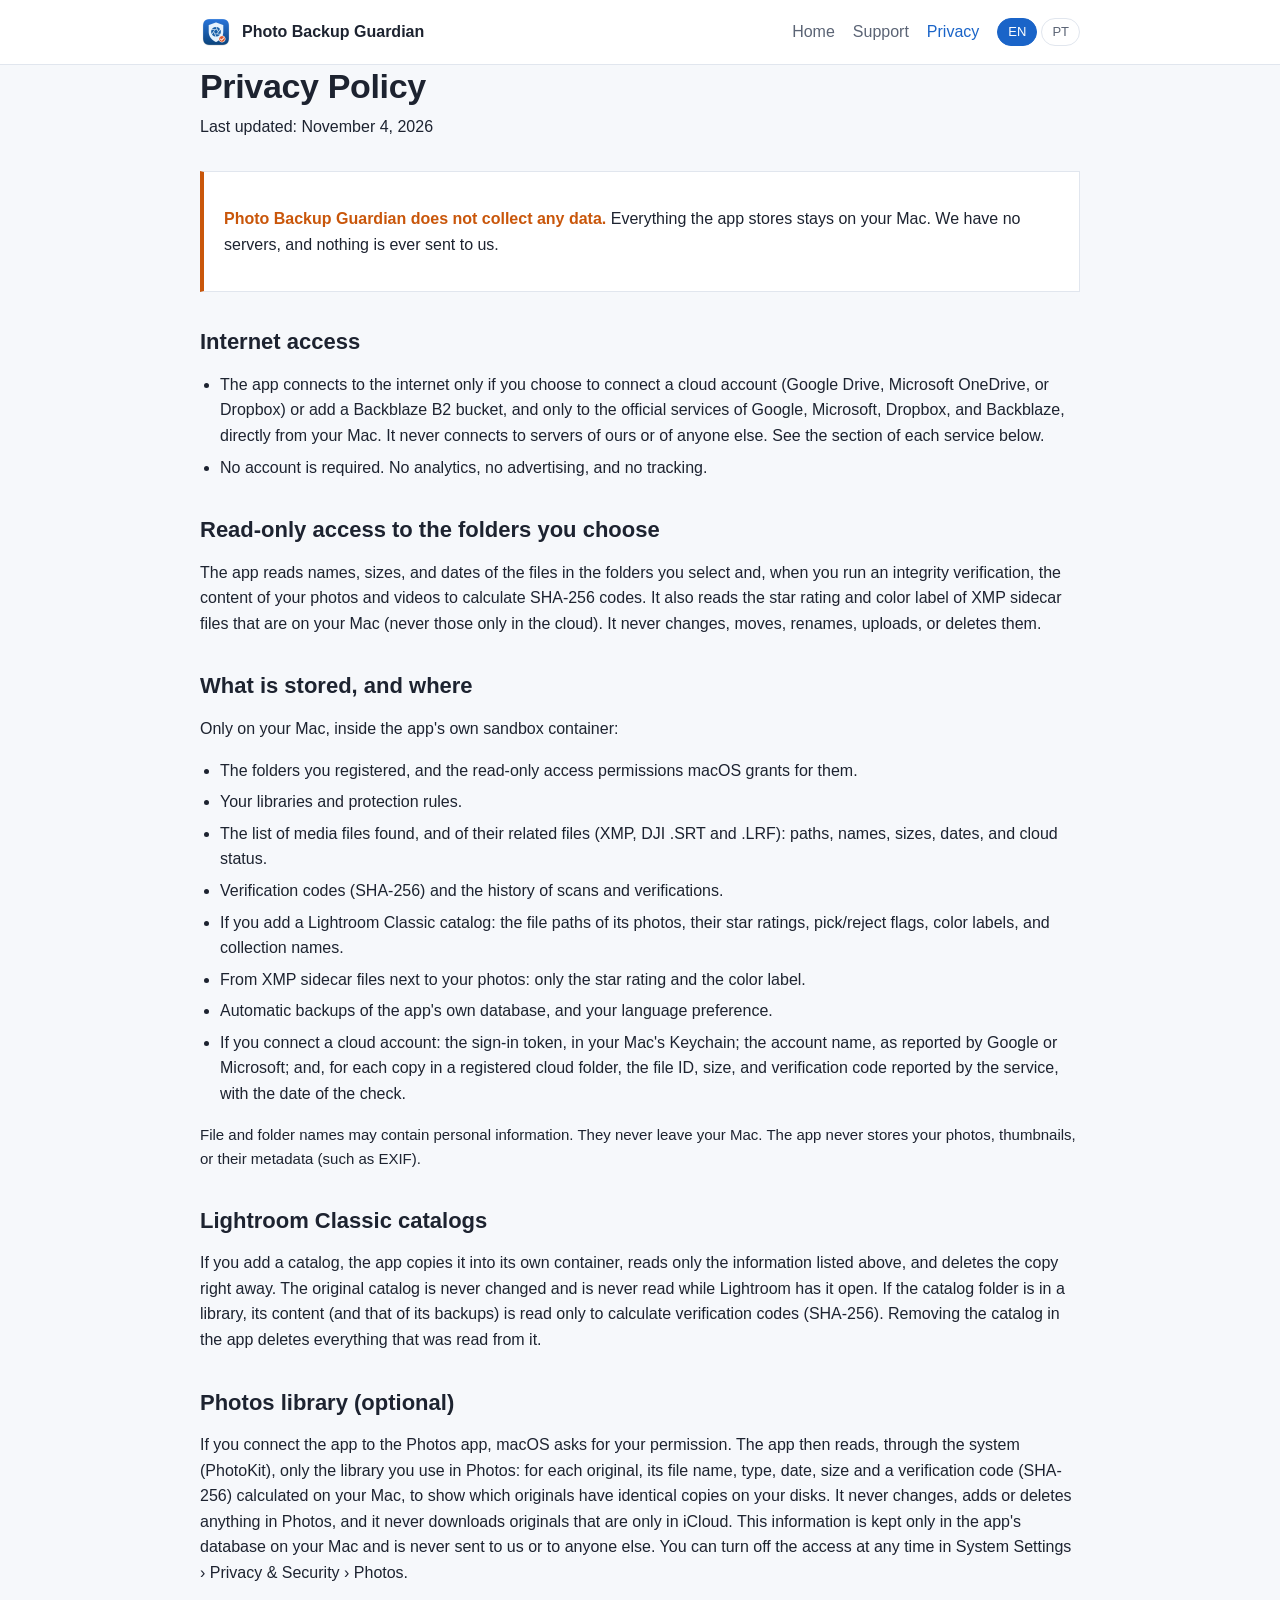
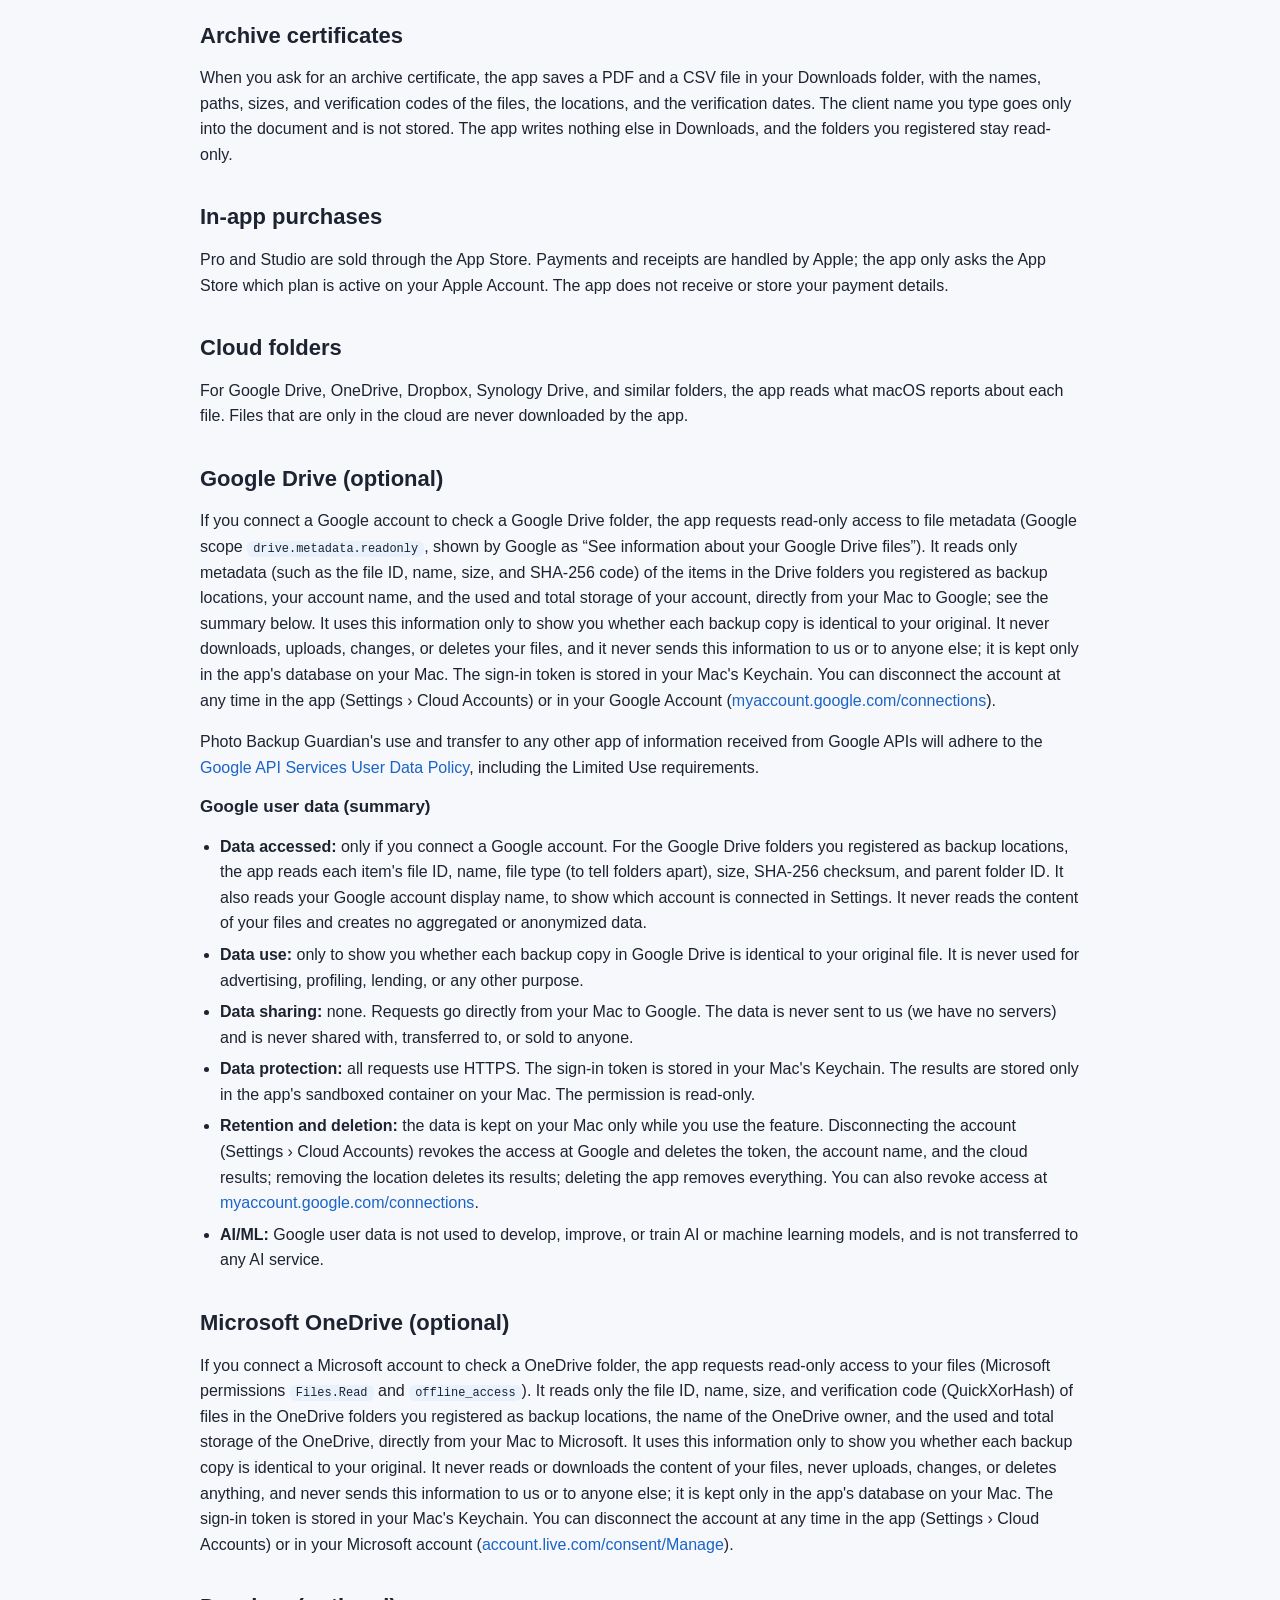
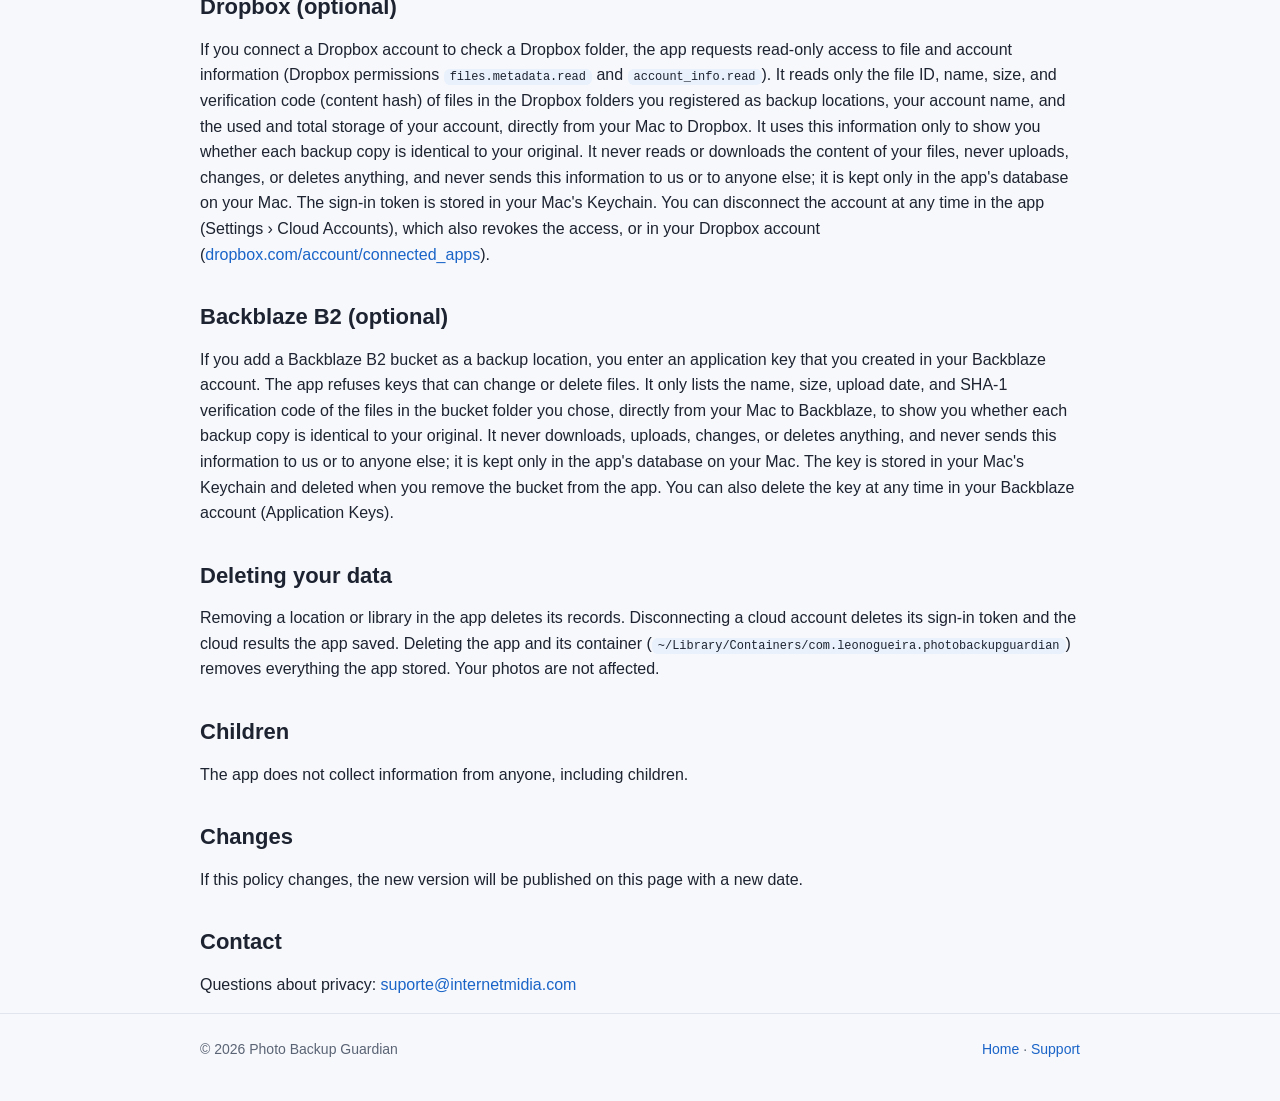
<file: privacy.html>
<!doctype html>
<html lang="en">
<head>
  <meta charset="utf-8">
  <meta name="viewport" content="width=device-width, initial-scale=1">
  <title>Privacy Policy — Photo Backup Guardian</title>
  <meta name="description" content="Photo Backup Guardian does not collect any data. Everything the app stores stays on your Mac.">
  <link rel="icon" type="image/png" href="favicon.png">
  <link rel="stylesheet" href="style.css?v=2026-11-10">
  <script src="lang.js" defer></script>
</head>
<body>
  <header class="top">
    <div class="wrap nav">
      <a class="brand" href="index.html"><img src="icon.png" alt="">Photo Backup Guardian</a>
      <a class="link" href="index.html"><span lang="en">Home</span><span lang="pt-BR">Início</span></a>
      <a class="link" href="support.html"><span lang="en">Support</span><span lang="pt-BR">Suporte</span></a>
      <a class="link active" href="privacy.html"><span lang="en">Privacy</span><span lang="pt-BR">Privacidade</span></a>
      <div class="lang" aria-label="Language / Idioma">
        <button type="button" data-set-lang="en" aria-pressed="false">EN</button>
        <button type="button" data-set-lang="pt" aria-pressed="false">PT</button>
      </div>
    </div>
  </header>

  <main class="wrap content">
    <section lang="en">
      <h1 class="page">Privacy Policy</h1>
      <p class="updated">Last updated: November 4, 2026</p>

      <div class="promise"><p><strong>Photo Backup Guardian does not collect any data.</strong> Everything the app stores stays on your Mac. We have no servers, and nothing is ever sent to us.</p></div>

      <h2>Internet access</h2>
      <ul>
        <li>The app connects to the internet only if you choose to connect a cloud account (Google Drive, Microsoft OneDrive, or Dropbox) or add a Backblaze B2 bucket, and only to the official services of Google, Microsoft, Dropbox, and Backblaze, directly from your Mac. It never connects to servers of ours or of anyone else. See the section of each service below.</li>
        <li>No account is required. No analytics, no advertising, and no tracking.</li>
      </ul>

      <h2>Read-only access to the folders you choose</h2>
      <p>The app reads names, sizes, and dates of the files in the folders you select and, when you run an integrity verification, the content of your photos and videos to calculate SHA-256 codes. It also reads the star rating and color label of XMP sidecar files that are on your Mac (never those only in the cloud). It never changes, moves, renames, uploads, or deletes them.</p>

      <h2>What is stored, and where</h2>
      <p>Only on your Mac, inside the app's own sandbox container:</p>
      <ul>
        <li>The folders you registered, and the read-only access permissions macOS grants for them.</li>
        <li>Your libraries and protection rules.</li>
        <li>The list of media files found, and of their related files (XMP, DJI .SRT and .LRF): paths, names, sizes, dates, and cloud status.</li>
        <li>Verification codes (SHA-256) and the history of scans and verifications.</li>
        <li>If you add a Lightroom Classic catalog: the file paths of its photos, their star ratings, pick/reject flags, color labels, and collection names.</li>
        <li>From XMP sidecar files next to your photos: only the star rating and the color label.</li>
        <li>Automatic backups of the app's own database, and your language preference.</li>
        <li>If you connect a cloud account: the sign-in token, in your Mac's Keychain; the account name, as reported by Google or Microsoft; and, for each copy in a registered cloud folder, the file ID, size, and verification code reported by the service, with the date of the check.</li>
      </ul>
      <p class="note">File and folder names may contain personal information. They never leave your Mac. The app never stores your photos, thumbnails, or their metadata (such as EXIF).</p>

      <h2>Lightroom Classic catalogs</h2>
      <p>If you add a catalog, the app copies it into its own container, reads only the information listed above, and deletes the copy right away. The original catalog is never changed and is never read while Lightroom has it open. If the catalog folder is in a library, its content (and that of its backups) is read only to calculate verification codes (SHA-256). Removing the catalog in the app deletes everything that was read from it.</p>

      <h2>Photos library (optional)</h2>
      <p>If you connect the app to the Photos app, macOS asks for your permission. The app then reads, through the system (PhotoKit), only the library you use in Photos: for each original, its file name, type, date, size and a verification code (SHA-256) calculated on your Mac, to show which originals have identical copies on your disks. It never changes, adds or deletes anything in Photos, and it never downloads originals that are only in iCloud. This information is kept only in the app's database on your Mac and is never sent to us or to anyone else. You can turn off the access at any time in System Settings › Privacy &amp; Security › Photos.</p>

      <h2>Archive certificates</h2>
      <p>When you ask for an archive certificate, the app saves a PDF and a CSV file in your Downloads folder, with the names, paths, sizes, and verification codes of the files, the locations, and the verification dates. The client name you type goes only into the document and is not stored. The app writes nothing else in Downloads, and the folders you registered stay read-only.</p>

      <h2>In-app purchases</h2>
      <p>Pro and Studio are sold through the App Store. Payments and receipts are handled by Apple; the app only asks the App Store which plan is active on your Apple Account. The app does not receive or store your payment details.</p>

      <h2>Cloud folders</h2>
      <p>For Google Drive, OneDrive, Dropbox, Synology Drive, and similar folders, the app reads what macOS reports about each file. Files that are only in the cloud are never downloaded by the app.</p>

      <h2>Google Drive (optional)</h2>
      <p>If you connect a Google account to check a Google Drive folder, the app requests read-only access to file metadata (Google scope <code>drive.metadata.readonly</code>, shown by Google as “See information about your Google Drive files”). It reads only metadata (such as the file ID, name, size, and SHA-256 code) of the items in the Drive folders you registered as backup locations, your account name, and the used and total storage of your account, directly from your Mac to Google; see the summary below. It uses this information only to show you whether each backup copy is identical to your original. It never downloads, uploads, changes, or deletes your files, and it never sends this information to us or to anyone else; it is kept only in the app's database on your Mac. The sign-in token is stored in your Mac's Keychain. You can disconnect the account at any time in the app (Settings › Cloud Accounts) or in your Google Account (<a href="https://myaccount.google.com/connections">myaccount.google.com/connections</a>).</p>
      <p>Photo Backup Guardian's use and transfer to any other app of information received from Google APIs will adhere to the <a href="https://developers.google.com/terms/api-services-user-data-policy">Google API Services User Data Policy</a>, including the Limited Use requirements.</p>

      <h3>Google user data (summary)</h3>
      <ul>
        <li><strong>Data accessed:</strong> only if you connect a Google account. For the Google Drive folders you registered as backup locations, the app reads each item's file ID, name, file type (to tell folders apart), size, SHA-256 checksum, and parent folder ID. It also reads your Google account display name, to show which account is connected in Settings. It never reads the content of your files and creates no aggregated or anonymized data.</li>
        <li><strong>Data use:</strong> only to show you whether each backup copy in Google Drive is identical to your original file. It is never used for advertising, profiling, lending, or any other purpose.</li>
        <li><strong>Data sharing:</strong> none. Requests go directly from your Mac to Google. The data is never sent to us (we have no servers) and is never shared with, transferred to, or sold to anyone.</li>
        <li><strong>Data protection:</strong> all requests use HTTPS. The sign-in token is stored in your Mac's Keychain. The results are stored only in the app's sandboxed container on your Mac. The permission is read-only.</li>
        <li><strong>Retention and deletion:</strong> the data is kept on your Mac only while you use the feature. Disconnecting the account (Settings › Cloud Accounts) revokes the access at Google and deletes the token, the account name, and the cloud results; removing the location deletes its results; deleting the app removes everything. You can also revoke access at <a href="https://myaccount.google.com/connections">myaccount.google.com/connections</a>.</li>
        <li><strong>AI/ML:</strong> Google user data is not used to develop, improve, or train AI or machine learning models, and is not transferred to any AI service.</li>
      </ul>

      <h2>Microsoft OneDrive (optional)</h2>
      <p>If you connect a Microsoft account to check a OneDrive folder, the app requests read-only access to your files (Microsoft permissions <code>Files.Read</code> and <code>offline_access</code>). It reads only the file ID, name, size, and verification code (QuickXorHash) of files in the OneDrive folders you registered as backup locations, the name of the OneDrive owner, and the used and total storage of the OneDrive, directly from your Mac to Microsoft. It uses this information only to show you whether each backup copy is identical to your original. It never reads or downloads the content of your files, never uploads, changes, or deletes anything, and never sends this information to us or to anyone else; it is kept only in the app's database on your Mac. The sign-in token is stored in your Mac's Keychain. You can disconnect the account at any time in the app (Settings › Cloud Accounts) or in your Microsoft account (<a href="https://account.live.com/consent/Manage">account.live.com/consent/Manage</a>).</p>

      <h2>Dropbox (optional)</h2>
      <p>If you connect a Dropbox account to check a Dropbox folder, the app requests read-only access to file and account information (Dropbox permissions <code>files.metadata.read</code> and <code>account_info.read</code>). It reads only the file ID, name, size, and verification code (content hash) of files in the Dropbox folders you registered as backup locations, your account name, and the used and total storage of your account, directly from your Mac to Dropbox. It uses this information only to show you whether each backup copy is identical to your original. It never reads or downloads the content of your files, never uploads, changes, or deletes anything, and never sends this information to us or to anyone else; it is kept only in the app's database on your Mac. The sign-in token is stored in your Mac's Keychain. You can disconnect the account at any time in the app (Settings › Cloud Accounts), which also revokes the access, or in your Dropbox account (<a href="https://www.dropbox.com/account/connected_apps">dropbox.com/account/connected_apps</a>).</p>

      <h2>Backblaze B2 (optional)</h2>
      <p>If you add a Backblaze B2 bucket as a backup location, you enter an application key that you created in your Backblaze account. The app refuses keys that can change or delete files. It only lists the name, size, upload date, and SHA-1 verification code of the files in the bucket folder you chose, directly from your Mac to Backblaze, to show you whether each backup copy is identical to your original. It never downloads, uploads, changes, or deletes anything, and never sends this information to us or to anyone else; it is kept only in the app's database on your Mac. The key is stored in your Mac's Keychain and deleted when you remove the bucket from the app. You can also delete the key at any time in your Backblaze account (Application Keys).</p>

      <h2>Deleting your data</h2>
      <p>Removing a location or library in the app deletes its records. Disconnecting a cloud account deletes its sign-in token and the cloud results the app saved. Deleting the app and its container (<code>~/Library/Containers/com.leonogueira.photobackupguardian</code>) removes everything the app stored. Your photos are not affected.</p>

      <h2>Children</h2>
      <p>The app does not collect information from anyone, including children.</p>

      <h2>Changes</h2>
      <p>If this policy changes, the new version will be published on this page with a new date.</p>

      <h2>Contact</h2>
      <p>Questions about privacy: <a href="mailto:suporte@internetmidia.com">suporte@internetmidia.com</a></p>
    </section>

    <section lang="pt-BR">
      <h1 class="page">Política de Privacidade</h1>
      <p class="updated">Última atualização: 4 de novembro de 2026</p>

      <div class="promise"><p><strong>O Photo Backup Guardian não coleta nenhum dado.</strong> Tudo o que o app guarda fica no seu Mac. Não temos servidores, e nada é enviado para nós.</p></div>

      <h2>Acesso à internet</h2>
      <ul>
        <li>O app só se conecta à internet se você escolher conectar uma conta de nuvem (Google Drive, Microsoft OneDrive ou Dropbox) ou adicionar um bucket do Backblaze B2, e só aos serviços oficiais do Google, da Microsoft, do Dropbox e do Backblaze, direto do seu Mac. Ele nunca se conecta a servidores nossos nem de mais ninguém. Veja a seção de cada serviço abaixo.</li>
        <li>Nenhuma conta é exigida. Sem análise de uso, sem anúncios e sem rastreamento.</li>
      </ul>

      <h2>Acesso somente leitura às pastas que você escolhe</h2>
      <p>O app lê nomes, tamanhos e datas dos arquivos nas pastas que você escolhe e, quando você faz uma verificação de integridade, o conteúdo das suas fotos e vídeos para calcular códigos SHA-256. Também lê as estrelas e o rótulo de cor dos arquivos XMP que estão no seu Mac (nunca os que estão só na nuvem). Ele nunca os altera, move, renomeia, envia ou apaga.</p>

      <h2>O que é guardado, e onde</h2>
      <p>Só no seu Mac, dentro do contêiner do próprio app:</p>
      <ul>
        <li>As pastas que você cadastrou e as permissões de leitura que o macOS concede a elas.</li>
        <li>Suas bibliotecas e regras de proteção.</li>
        <li>A lista de arquivos de mídia encontrados e dos arquivos relacionados a eles (XMP, .SRT e .LRF do DJI): caminhos, nomes, tamanhos, datas e situação na nuvem.</li>
        <li>Os códigos de verificação (SHA-256) e o histórico de scans e verificações.</li>
        <li>Se você adicionar um catálogo do Lightroom Classic: os caminhos das fotos, as estrelas, as marcações de escolhida/rejeitada, os rótulos de cor e os nomes das coleções.</li>
        <li>Dos arquivos XMP ao lado das fotos: só as estrelas e o rótulo de cor.</li>
        <li>Cópias automáticas do banco de dados do próprio app e a sua preferência de idioma.</li>
        <li>Se você conectar uma conta de nuvem: o token de acesso, nas Chaves (Keychain) do seu Mac; o nome da conta, como informado pelo Google ou pela Microsoft; e, para cada cópia numa pasta de nuvem cadastrada, o ID, o tamanho e o código de verificação informados pelo serviço, com a data da conferência.</li>
      </ul>
      <p class="note">Nomes de arquivos e pastas podem conter informações pessoais. Eles nunca saem do seu Mac. O app nunca guarda suas fotos, miniaturas ou os metadados delas (como EXIF).</p>

      <h2>Catálogos do Lightroom Classic</h2>
      <p>Se você adicionar um catálogo, o app faz uma cópia dele dentro do próprio contêiner, lê só as informações listadas acima e apaga a cópia em seguida. O catálogo original nunca é alterado e nunca é lido enquanto o Lightroom está com ele aberto. Se a pasta do catálogo estiver numa biblioteca, o conteúdo dele (e dos backups dele) é lido só para calcular os códigos de verificação (SHA-256). Remover o catálogo no app apaga tudo o que foi lido dele.</p>

      <h2>Biblioteca do Fotos (opcional)</h2>
      <p>Se você conectar o app ao app Fotos, o macOS pede a sua permissão. O app então lê, pelo próprio sistema (PhotoKit), só a biblioteca que você usa no Fotos: de cada original, o nome do arquivo, o tipo, a data, o tamanho e um código de verificação (SHA-256) calculado no seu Mac, para mostrar quais originais têm cópias idênticas nos seus discos. Ele nunca altera, acrescenta nem apaga nada no Fotos, e nunca baixa originais que estão só no iCloud. Essas informações ficam só no banco do app, no seu Mac, e nunca são enviadas para nós nem para ninguém. Você pode desligar o acesso quando quiser em Ajustes do Sistema › Privacidade e Segurança › Fotos.</p>

      <h2>Certificados de arquivamento</h2>
      <p>Quando você pede um certificado de arquivamento, o app salva um PDF e um CSV na sua pasta Downloads, com os nomes, caminhos, tamanhos e códigos de verificação dos arquivos, os locais e as datas de verificação. O nome do cliente digitado vai só para o documento e não fica guardado. O app não grava mais nada em Downloads, e as pastas cadastradas continuam somente leitura.</p>

      <h2>Compras dentro do app</h2>
      <p>O Pro e o Studio são vendidos pela App Store. Pagamentos e recibos ficam com a Apple; o app só pergunta à App Store qual plano está ativo na sua Conta Apple. O app não recebe nem guarda seus dados de pagamento.</p>

      <h2>Pastas de nuvem</h2>
      <p>Em pastas do Google Drive, do OneDrive, do Dropbox, do Synology Drive e semelhantes, o app lê o que o macOS informa sobre cada arquivo. Arquivos que estão só na nuvem nunca são baixados pelo app.</p>

      <h2>Google Drive (opcional)</h2>
      <p>Se você conectar uma conta Google para conferir uma pasta do Google Drive, o app pede acesso somente leitura às informações dos arquivos (permissão <code>drive.metadata.readonly</code> do Google, que permite ver as informações dos seus arquivos do Google Drive, mas não o conteúdo deles). Ele lê só informações (como o ID, o nome, o tamanho e o código SHA-256) dos itens das pastas do Drive que você cadastrou como cópias de segurança, o nome da sua conta e o espaço usado e total da conta, direto do seu Mac para o Google; veja o resumo abaixo. Ele usa essas informações só para mostrar se cada cópia é idêntica ao original. Ele nunca baixa, envia, altera ou apaga seus arquivos e nunca envia essas informações para nós nem para ninguém; elas ficam só no banco de dados do app no seu Mac. O token de acesso fica nas Chaves (Keychain) do seu Mac. Você pode desconectar a conta a qualquer momento no app (Ajustes › Contas de nuvem) ou na sua Conta Google (<a href="https://myaccount.google.com/connections">myaccount.google.com/connections</a>).</p>
      <p>O uso e a transferência, para qualquer outro app, de informações recebidas das APIs do Google pelo Photo Backup Guardian seguem a <a href="https://developers.google.com/terms/api-services-user-data-policy">Política de Dados do Usuário dos Serviços de API do Google</a>, incluindo os requisitos de Uso Limitado.</p>

      <h3>Dados do Google (resumo)</h3>
      <ul>
        <li><strong>Dados acessados:</strong> só se você conectar uma conta Google. Nas pastas do Google Drive que você cadastrou como cópias de segurança, o app lê de cada item o ID, o nome, o tipo (para separar as pastas), o tamanho, o código SHA-256 e o ID da pasta-mãe. Lê também o nome de exibição da sua conta Google, para mostrar em Ajustes qual conta está conectada. Nunca lê o conteúdo dos seus arquivos e não cria dados agregados ou anônimos.</li>
        <li><strong>Uso:</strong> só para mostrar se cada cópia no Google Drive é igual ao arquivo original. Nunca para anúncios, perfis, crédito ou qualquer outro fim.</li>
        <li><strong>Compartilhamento:</strong> nenhum. As consultas vão direto do seu Mac para o Google. Os dados nunca são enviados para nós (não temos servidores) e nunca são compartilhados, transferidos ou vendidos a ninguém.</li>
        <li><strong>Proteção:</strong> todas as consultas usam HTTPS. O token de acesso fica nas Chaves (Keychain) do seu Mac. Os resultados ficam só no contêiner protegido do app no seu Mac. A permissão é somente leitura.</li>
        <li><strong>Guarda e exclusão:</strong> os dados ficam no seu Mac só enquanto você usa o recurso. Desconectar a conta (Ajustes › Contas de nuvem) revoga o acesso no Google e apaga o token, o nome da conta e os resultados da nuvem; remover o local apaga os resultados dele; apagar o app remove tudo. Você também pode revogar o acesso em <a href="https://myaccount.google.com/connections">myaccount.google.com/connections</a>.</li>
        <li><strong>IA:</strong> os dados do Google não são usados para criar, melhorar ou treinar modelos de inteligência artificial e não são enviados a nenhum serviço de IA.</li>
      </ul>

      <h2>Microsoft OneDrive (opcional)</h2>
      <p>Se você conectar uma conta Microsoft para conferir uma pasta do OneDrive, o app pede acesso somente leitura aos seus arquivos (permissões <code>Files.Read</code> e <code>offline_access</code> da Microsoft). Ele lê só o ID, o nome, o tamanho e o código de verificação (QuickXorHash) dos arquivos das pastas do OneDrive que você cadastrou como cópias de segurança, o nome do dono do OneDrive e o espaço usado e total do OneDrive, direto do seu Mac para a Microsoft. Ele usa essas informações só para mostrar se cada cópia é idêntica ao original. Ele nunca lê nem baixa o conteúdo dos seus arquivos, nunca envia, altera ou apaga nada e nunca envia essas informações para nós nem para ninguém; elas ficam só no banco de dados do app no seu Mac. O token de acesso fica nas Chaves (Keychain) do seu Mac. Você pode desconectar a conta a qualquer momento no app (Ajustes › Contas de nuvem) ou na sua conta Microsoft (<a href="https://account.live.com/consent/Manage">account.live.com/consent/Manage</a>).</p>

      <h2>Dropbox (opcional)</h2>
      <p>Se você conectar uma conta do Dropbox para conferir uma pasta do Dropbox, o app pede acesso somente leitura às informações dos arquivos e da conta (permissões <code>files.metadata.read</code> e <code>account_info.read</code> do Dropbox). Ele lê só o ID, o nome, o tamanho e o código de verificação (content hash) dos arquivos das pastas do Dropbox que você cadastrou como cópias de segurança, o nome da sua conta e o espaço usado e total da conta, direto do seu Mac para o Dropbox. Ele usa essas informações só para mostrar se cada cópia é idêntica ao original. Ele nunca lê nem baixa o conteúdo dos seus arquivos, nunca envia, altera ou apaga nada e nunca envia essas informações para nós nem para ninguém; elas ficam só no banco de dados do app no seu Mac. O token de acesso fica nas Chaves (Keychain) do seu Mac. Você pode desconectar a conta a qualquer momento no app (Ajustes › Contas de nuvem), o que também revoga o acesso, ou na sua conta do Dropbox (<a href="https://www.dropbox.com/account/connected_apps">dropbox.com/account/connected_apps</a>).</p>

      <h2>Backblaze B2 (opcional)</h2>
      <p>Se você adicionar um bucket do Backblaze B2 como cópia de segurança, você informa uma chave de aplicação criada na sua conta do Backblaze. O app recusa chaves que podem alterar ou apagar arquivos. Ele só lista o nome, o tamanho, a data de envio e o código de verificação SHA-1 dos arquivos da pasta do bucket que você escolheu, direto do seu Mac para o Backblaze, para mostrar se cada cópia é idêntica ao original. Ele nunca baixa, envia, altera ou apaga nada e nunca envia essas informações para nós nem para ninguém; elas ficam só no banco de dados do app no seu Mac. A chave fica nas Chaves (Keychain) do seu Mac e é apagada quando você remove o bucket do app. Você também pode apagar a chave a qualquer momento na sua conta do Backblaze (Application Keys).</p>

      <h2>Apagar seus dados</h2>
      <p>Remover um local ou uma biblioteca no app apaga os registros correspondentes. Desconectar uma conta de nuvem apaga o token de acesso e os resultados da nuvem guardados pelo app. Apagar o app e o contêiner dele (<code>~/Library/Containers/com.leonogueira.photobackupguardian</code>) remove tudo o que o app guardou. Suas fotos não são afetadas.</p>

      <h2>Crianças</h2>
      <p>O app não coleta informações de ninguém, inclusive de crianças.</p>

      <h2>Mudanças</h2>
      <p>Se esta política mudar, a nova versão será publicada nesta página, com nova data.</p>

      <h2>Contato</h2>
      <p>Dúvidas sobre privacidade: <a href="mailto:suporte@internetmidia.com">suporte@internetmidia.com</a></p>
    </section>
  </main>

  <footer>
    <div class="wrap">
      <span>© 2026 Photo Backup Guardian</span>
      <span><a href="index.html"><span lang="en">Home</span><span lang="pt-BR">Início</span></a> · <a href="support.html"><span lang="en">Support</span><span lang="pt-BR">Suporte</span></a></span>
    </div>
  </footer>
</body>
</html>
</file>
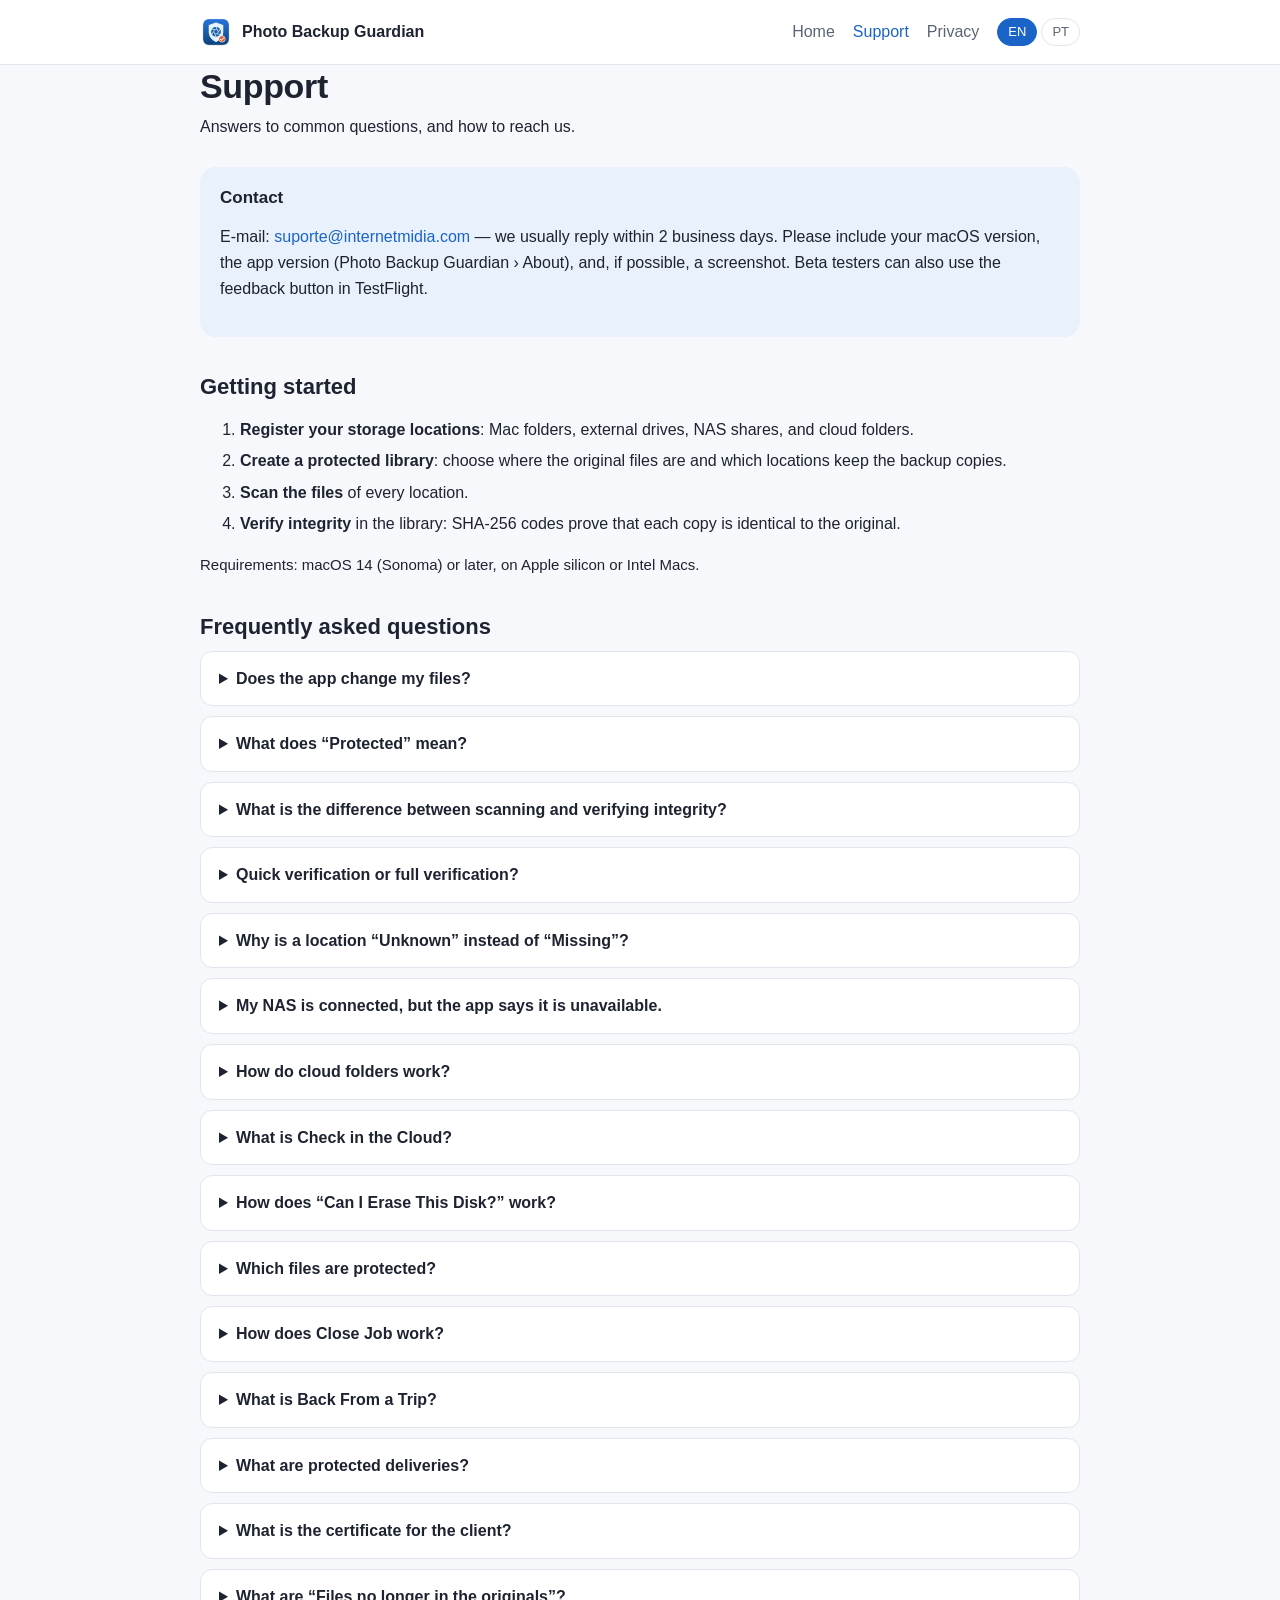
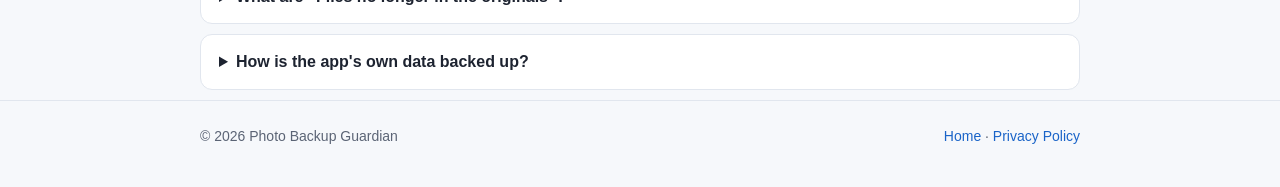
<file: support.html>
<!doctype html>
<html lang="en">
<head>
  <meta charset="utf-8">
  <meta name="viewport" content="width=device-width, initial-scale=1">
  <title>Support — Photo Backup Guardian</title>
  <meta name="description" content="Help, frequently asked questions, and contact for Photo Backup Guardian.">
  <link rel="icon" type="image/png" href="favicon.png">
  <link rel="stylesheet" href="style.css?v=2026-11-10">
  <script src="lang.js" defer></script>
</head>
<body>
  <header class="top">
    <div class="wrap nav">
      <a class="brand" href="index.html"><img src="icon.png" alt="">Photo Backup Guardian</a>
      <a class="link" href="index.html"><span lang="en">Home</span><span lang="pt-BR">Início</span></a>
      <a class="link active" href="support.html"><span lang="en">Support</span><span lang="pt-BR">Suporte</span></a>
      <a class="link" href="privacy.html"><span lang="en">Privacy</span><span lang="pt-BR">Privacidade</span></a>
      <div class="lang" aria-label="Language / Idioma">
        <button type="button" data-set-lang="en" aria-pressed="false">EN</button>
        <button type="button" data-set-lang="pt" aria-pressed="false">PT</button>
      </div>
    </div>
  </header>

  <main class="wrap content">
    <h1 class="page"><span lang="en">Support</span><span lang="pt-BR">Suporte</span></h1>
    <p class="updated" lang="en">Answers to common questions, and how to reach us.</p>
    <p class="updated" lang="pt-BR">Respostas às dúvidas mais comuns e como falar conosco.</p>

    <div class="contact">
      <h3 lang="en">Contact</h3>
      <h3 lang="pt-BR">Contato</h3>
      <p lang="en">E-mail: <a href="mailto:suporte@internetmidia.com">suporte@internetmidia.com</a> — we usually reply within 2 business days. Please include your macOS version, the app version (Photo Backup Guardian › About), and, if possible, a screenshot. Beta testers can also use the feedback button in TestFlight.</p>
      <p lang="pt-BR">E-mail: <a href="mailto:suporte@internetmidia.com">suporte@internetmidia.com</a> — costumamos responder em até 2 dias úteis. Informe a versão do macOS, a versão do app (Photo Backup Guardian › Sobre) e, se possível, uma captura de tela. Quem participa da beta também pode usar o botão de feedback do TestFlight.</p>
    </div>

    <h2 lang="en">Getting started</h2>
    <h2 lang="pt-BR">Primeiros passos</h2>
    <ol lang="en">
      <li><strong>Register your storage locations</strong>: Mac folders, external drives, NAS shares, and cloud folders.</li>
      <li><strong>Create a protected library</strong>: choose where the original files are and which locations keep the backup copies.</li>
      <li><strong>Scan the files</strong> of every location.</li>
      <li><strong>Verify integrity</strong> in the library: SHA-256 codes prove that each copy is identical to the original.</li>
    </ol>
    <ol lang="pt-BR">
      <li><strong>Cadastre seus locais de armazenamento</strong>: pastas do Mac, discos externos, compartilhamentos de NAS e pastas de nuvem.</li>
      <li><strong>Crie uma biblioteca protegida</strong>: escolha onde estão os originais e quais locais guardam as cópias.</li>
      <li><strong>Verifique os arquivos</strong> (scan) de todos os locais.</li>
      <li><strong>Verifique a integridade</strong> na biblioteca: os códigos SHA-256 provam que cada cópia é idêntica ao original.</li>
    </ol>
    <p class="note" lang="en">Requirements: macOS 14 (Sonoma) or later, on Apple silicon or Intel Macs.</p>
    <p class="note" lang="pt-BR">Requisitos: macOS 14 (Sonoma) ou mais recente, em Macs com Apple silicon ou Intel.</p>

    <h2 lang="en">Frequently asked questions</h2>
    <h2 lang="pt-BR">Perguntas frequentes</h2>
    <div class="faq" lang="en">
      <details><summary>Does the app change my files?</summary><p>No. By default, folders are only read, and the app only keeps its own database on your Mac. If you turn on Automatic Copies (Pro plan, off by default), it creates new copies only on the disks you allow and checks each one by its SHA-256 code; a copy that doesn’t match is discarded. Even then, it never changes, moves, renames, overwrites, or deletes a file that already exists, and memory cards are always read-only.</p></details>
      <details><summary>What does “Protected” mean?</summary><p>A file is protected when it has the number of backup copies required by its library, and the content of each copy was verified (SHA-256) to be identical to the original. Copies found only by name and size show as “Awaiting verification”.</p></details>
      <details><summary>What is the difference between scanning and verifying integrity?</summary><p>Scanning lists the files on a location (name, folder, size, date) and is fast. Verifying integrity reads the content of each file to calculate its SHA-256 code. It can take hours on large libraries and can be cancelled at any time; files already verified are kept.</p></details>
      <details><summary>Quick verification or full verification?</summary><p>The quick verification reads only files that were never verified or have changed. The full verification reads everything again and is the only way to detect silent corruption. Run a full verification from time to time.</p></details>
      <details><summary>Why is a location “Unknown” instead of “Missing”?</summary><p>When a drive or NAS is not connected, the app cannot see its files. That never means they are missing or damaged. Connect it and choose Check Availability.</p></details>
      <details><summary>My NAS is connected, but the app says it is unavailable.</summary><p>The Mac may have mounted a different shared folder of the same NAS (for example “home” instead of “homes”). Connect the share used by the location in Finder (Go › Connect to Server), or use “Point to a New Folder…” on the location.</p></details>
      <details><summary>How do cloud folders work?</summary><p>Google Drive, OneDrive, Dropbox, and Synology Drive folders are read through macOS. Files that are only in the cloud are never downloaded. To check them, use Check in the Cloud (Studio plan) on the page of a OneDrive or Dropbox disk, or keep them downloaded on your Mac so their content can be checked there. Backblaze B2 buckets are checked in the cloud only. With the Pro plan and Automatic Copies on, a cloud folder on your Mac can also receive copies: they show as “Waiting to upload” and count as backups only after the service uploads them.</p></details>
      <details><summary>What is Check in the Cloud?</summary><p>With the Studio plan, you can connect your Microsoft, Dropbox, or Backblaze B2 account on the page of a OneDrive or Dropbox disk or a B2 bucket. The app reads, directly from the service, only the name, size, and verification code of the files in that folder and compares the code with the original's, without downloading anything. Copies that match show as “Checked in the cloud”; files that the service does not have show as “Not in the cloud”. The connection is optional, read-only, and can be removed in Settings › Cloud Accounts. Google Drive support will follow once Google finishes reviewing the app. Details are in the <a href="privacy.html">Privacy Policy</a>.</p></details>
      <details><summary>How does “Can I Erase This Disk?” work?</summary><p>It scans the disk again and checks, by content, whether each photo and video has the required verified copies on other disks. Copies on the same disk do not count, and related files such as .xmp and .srt need their copies too, on a separate line. The app never erases anything — the decision is yours.</p></details>
      <details><summary>Which files are protected?</summary><p>Photos and RAW files, videos, PSD and PSB, audio (such as the ceremony recording), and cinema RAW (BRAW, R3D, and more), on every plan. Related files such as .xmp and .srt are protected along with their photo or video. Files the app doesn’t protect show by name under “Outside the protection” on a disk page, so nothing is left out without you knowing.</p></details>
      <details><summary>How does Close Job work?</summary><p>With the Pro plan, choose Close Job… in a library’s Jobs tab. It lists the job’s protected files, the cards that were offloaded into it (from the import reports of FlightFrame Studio or of the app itself), and the contract deadline. With each card connected, Check Cards answers whether they can be formatted; the answer is “You can format the cards of this job” only after every card is checked. Expected Cards… lists the cards the job should have (cameras, second shooter, drone), shows which arrived, and recognizes a mirror slot by its content.</p></details>
      <details><summary>What is Back From a Trip?</summary><p>With the Pro plan, choose Back From a Trip… in the Overview, then the field disks and the library. The app checks, by content, whether everything on those disks reached the library’s originals, even after renaming, and whether it has the required copies. Two mirrored field SSDs never count as copies of each other. Files that haven’t arrived show with Show in Finder; the app never erases anything.</p></details>
      <details><summary>What are protected deliveries?</summary><p>With the Pro plan, turn on Deliveries when you edit a library. Files in delivery folders (such as 06_delivery, Delivery, Final, or Output; the list can be edited) get their own copy rule, apart from the RAW files. With the Studio plan, a job can also have a separate deadline for deliveries. “What Can I Free Up?” never counts deliveries.</p></details>
      <details><summary>What is the certificate for the client?</summary><p>With the Studio plan, add your studio’s name in Settings › Studio Brand, then choose Certificate… on a protected job and the format for the client. It’s one page in plain language: how many copies there are, where, and until when.</p></details>
      <details><summary>What are “Files no longer in the originals”?</summary><p>With the Pro plan, the app lists files that left the originals folder but still exist on a backup, so you can decide in the Finder what to keep or delete. The app itself never deletes anything.</p></details>
      <details><summary>How is the app's own data backed up?</summary><p>A copy of the app's database is made before each app update and once a day. You can check the database and restore a copy in Settings › Database.</p></details>
    </div>
    <div class="faq" lang="pt-BR">
      <details><summary>O app altera meus arquivos?</summary><p>Não. Por padrão, as pastas só são lidas, e o app só mantém o próprio banco de dados no seu Mac. Se você ligar as Cópias automáticas (plano Pro, desligadas de fábrica), ele cria cópias novas só nos discos que você permitir e confere cada uma pelo código SHA-256; uma cópia que não confere é descartada. Mesmo assim, nunca altera, move, renomeia, sobrescreve nem apaga um arquivo que já existe, e os cartões são sempre só lidos.</p></details>
      <details><summary>O que significa “Protegido”?</summary><p>Um arquivo está protegido quando tem a quantidade de cópias exigida pela biblioteca, e o conteúdo de cada cópia foi verificado (SHA-256) como idêntico ao original. Cópias encontradas só por nome e tamanho aparecem como “Aguardando verificação”.</p></details>
      <details><summary>Qual a diferença entre o scan e a verificação de integridade?</summary><p>O scan lista os arquivos de um local (nome, pasta, tamanho, data) e é rápido. A verificação de integridade lê o conteúdo de cada arquivo para calcular o código SHA-256. Pode levar horas em bibliotecas grandes e pode ser cancelada a qualquer momento; o que já foi verificado fica guardado.</p></details>
      <details><summary>Verificação rápida ou completa?</summary><p>A rápida lê só os arquivos nunca verificados ou que mudaram. A completa relê tudo e é a única forma de detectar corrupção silenciosa. Faça uma verificação completa de tempos em tempos.</p></details>
      <details><summary>Por que um local aparece como “Desconhecido” e não como “Faltando”?</summary><p>Quando um disco ou NAS não está conectado, o app não consegue ver os arquivos dele. Isso nunca significa que estejam faltando ou estragados. Conecte-o e use Verificar disponibilidade.</p></details>
      <details><summary>Meu NAS está conectado, mas o app diz que está indisponível.</summary><p>O Mac pode ter montado outra pasta compartilhada do mesmo NAS (por exemplo, “home” em vez de “homes”). Conecte pelo Finder o compartilhamento que o local usa (Ir › Conectar ao Servidor) ou use “Apontar para a nova pasta…” no local.</p></details>
      <details><summary>Como funcionam as pastas de nuvem?</summary><p>As pastas do Google Drive, do OneDrive, do Dropbox e do Synology Drive são lidas pelo macOS. Arquivos que estão só na nuvem nunca são baixados. Para conferi-los, use Conferir pela nuvem (plano Studio) na página de um disco do OneDrive ou do Dropbox, ou mantenha-os baixados no Mac para que o conteúdo seja conferido ali. Buckets do Backblaze B2 são conferidos só pela nuvem. Com o plano Pro e as Cópias automáticas ligadas, uma pasta de nuvem do Mac também pode receber cópias: elas aparecem como “Aguardando envio” e só contam como backup depois que o serviço as envia.</p></details>
      <details><summary>O que é Conferir pela nuvem?</summary><p>Com o plano Studio, você pode conectar sua conta Microsoft, Dropbox ou Backblaze B2 na página de um disco do OneDrive ou do Dropbox ou de um bucket do B2. O app lê, direto do serviço, só o nome, o tamanho e o código de verificação dos arquivos dessa pasta e compara o código com o do original, sem baixar nada. As cópias iguais aparecem como “Conferida pela nuvem”; os arquivos que o serviço não tem aparecem como “Não está na nuvem”. A conexão é opcional, somente leitura, e pode ser removida em Ajustes › Contas de nuvem. O Google Drive vem depois que o Google terminar a análise do app. Os detalhes estão na <a href="privacy.html">Política de Privacidade</a>.</p></details>
      <details><summary>Como funciona o “Posso apagar este disco?”?</summary><p>Ele escaneia o disco de novo e confere, pelo conteúdo, se cada foto e vídeo tem as cópias verificadas exigidas em outros discos. Cópias no mesmo disco não contam, e os arquivos relacionados, como .xmp e .srt, também precisam de cópia, numa linha separada. O app nunca apaga nada — a decisão é sua.</p></details>
      <details><summary>Quais arquivos são protegidos?</summary><p>Fotos e RAW, vídeos, PSD e PSB, áudio (como a gravação da cerimônia) e RAW de cinema (BRAW, R3D e outros), em todos os planos. Os relacionados, como .xmp e .srt, são protegidos junto com a foto ou o vídeo. O que o app não protege aparece pelo nome em “Fora da proteção”, na página do disco, para nada ficar de fora sem você saber.</p></details>
      <details><summary>Como funciona o fechamento do trabalho?</summary><p>Com o plano Pro, use Fechar trabalho… na aba Trabalhos da biblioteca. Ele mostra os arquivos do trabalho protegidos, os cartões descarregados nele (pelos relatórios de importação do FlightFrame Studio ou do próprio app) e o prazo do contrato. Com cada cartão conectado, Analisar os cartões responde se eles podem ser formatados; a resposta só é “Pode formatar os cartões deste trabalho” depois de analisar todos. Cartões esperados… lista os cartões que o trabalho deve ter (câmeras, segundo fotógrafo, drone), mostra quais chegaram e reconhece o slot espelho pelo conteúdo.</p></details>
      <details><summary>O que é o “Voltei de viagem”?</summary><p>Com o plano Pro, use Voltei de viagem… na Visão geral e escolha os discos de campo e a biblioteca. O app confere, pelo conteúdo, se tudo desses discos chegou aos originais da biblioteca, mesmo depois de renomeado, e se tem as cópias exigidas. Dois SSDs de campo espelhados nunca contam como cópia um do outro. O que não chegou aparece com Mostrar no Finder; o app nunca apaga nada.</p></details>
      <details><summary>O que são as entregas protegidas?</summary><p>Com o plano Pro, ligue as Entregas ao editar a biblioteca. Os arquivos das pastas de entrega (como 06_delivery, Entregas, Finais ou Export; a lista pode ser editada) seguem uma regra de cópias própria, separada do RAW. Com o plano Studio, o trabalho também pode ter um prazo próprio para as entregas. O “O que posso liberar?” nunca conta as entregas.</p></details>
      <details><summary>O que é o certificado para o cliente?</summary><p>Com o plano Studio, informe a marca do seu estúdio em Ajustes › Estúdio e use Certificado… num trabalho protegido, no formato para o cliente. É uma página em linguagem de cliente: quantas cópias existem, onde e até quando.</p></details>
      <details><summary>O que são os “Arquivos que saíram dos originais”?</summary><p>Com o plano Pro, o app lista os arquivos que saíram da pasta dos originais mas ainda existem num backup, para você decidir no Finder o que guardar ou apagar. O app em si nunca apaga nada.</p></details>
      <details><summary>Como os dados do próprio app têm cópia?</summary><p>Uma cópia do banco de dados do app é feita antes de cada atualização e uma vez por dia. Você pode verificar o banco e restaurar uma cópia em Ajustes › Banco de dados.</p></details>
    </div>
  </main>

  <footer>
    <div class="wrap">
      <span>© 2026 Photo Backup Guardian</span>
      <span><a href="index.html"><span lang="en">Home</span><span lang="pt-BR">Início</span></a> · <a href="privacy.html"><span lang="en">Privacy Policy</span><span lang="pt-BR">Política de Privacidade</span></a></span>
    </div>
  </footer>
</body>
</html>
</file>
<file: landing.css>
/* Photo Backup Guardian — landing page (index.html). Navy and amber, from the 2026 landing design.
   System fonts only: the site loads nothing from third parties. */
:root {
  --navy: #0B1F3A;
  --navy-2: #12294A;
  --navy-line: #24406A;
  --navy-deep: #06142A;
  --amber: #FFB627;
  --green: #4ADE9C;
  --green-dark: #0A7350;
  --ground: #F3F5F8;
  --white: #FFFFFF;
  --ink: #0B1F3A;
  --muted: #4A5A72;
  --line: #D9E0EA;
  --on-navy: #E8EEF7;
  --on-navy-muted: #C9D5E6;
  --on-navy-faint: #A9B8CE;
  --link: #0B4FA8;
  --display: "SF Pro Display", -apple-system, BlinkMacSystemFont, "Helvetica Neue", Arial, sans-serif;
  --text: -apple-system, BlinkMacSystemFont, "SF Pro Text", "Helvetica Neue", Arial, sans-serif;
  --mono: ui-monospace, "SF Mono", Menlo, Consolas, monospace;
  color-scheme: light;
}
* { box-sizing: border-box; }
html { -webkit-text-size-adjust: 100%; scroll-behavior: smooth; }
@media (prefers-reduced-motion: reduce) { html { scroll-behavior: auto; } }
body { margin: 0; background: var(--ground); color: var(--ink); font: 17px/1.55 var(--text); -webkit-font-smoothing: antialiased; }
img { max-width: 100%; height: auto; display: block; }
a { color: var(--link); }
a:hover { color: #083A7C; }
a:focus-visible, button:focus-visible, summary:focus-visible { outline: 3px solid var(--amber); outline-offset: 3px; border-radius: 6px; }
h1, h2, h3 { font-family: var(--display); margin: 0; letter-spacing: -0.015em; text-wrap: balance; }
p { margin: 0; }
.wrap { max-width: 1160px; margin: 0 auto; padding: 0 24px; }
.narrow { max-width: 820px; }
.center { text-align: center; display: flex; flex-direction: column; align-items: center; }

/* Language switch: lang.js puts lang-en or lang-pt on the body. */
body.lang-en [lang="pt-BR"], body.lang-pt [lang="en"] { display: none !important; }

/* Header and hero */
.hero-band { background: var(--navy); color: var(--on-navy); }
.topbar { display: flex; flex-wrap: wrap; align-items: center; justify-content: space-between; gap: 12px 24px; padding-top: 16px; padding-bottom: 16px; }
.brand { display: flex; align-items: center; gap: 10px; color: var(--white); text-decoration: none; font: 600 1.05rem var(--display); min-height: 44px; }
.brand svg { color: var(--amber); }
.brand:hover { color: var(--white); }
.topnav { display: flex; flex-wrap: wrap; align-items: center; gap: 4px 22px; font-size: 0.95rem; }
.topnav a { color: var(--on-navy-muted); text-decoration: none; padding: 12px 0; }
.topnav a:hover { color: var(--white); }
.lang { display: flex; gap: 4px; }
.lang button { border: 1px solid var(--navy-line); background: transparent; color: var(--on-navy-muted); border-radius: 999px; padding: 6px 12px; min-height: 32px; font: inherit; font-size: 13px; cursor: pointer; }
.lang button[aria-pressed="true"] { background: var(--amber); border-color: var(--amber); color: var(--navy); font-weight: 700; }

.hero { display: grid; grid-template-columns: minmax(0, 0.9fr) minmax(0, 1.1fr); gap: 48px; align-items: center; padding-top: 48px; padding-bottom: 88px; }
.hero-copy { display: flex; flex-direction: column; gap: 22px; }
.eyebrow, .kicker { font: 500 0.82rem var(--mono); letter-spacing: 0.06em; text-transform: uppercase; }
.eyebrow { color: var(--on-navy-faint); }
.kicker { color: var(--muted); }
.hero h1 { font-weight: 700; font-size: clamp(2.3rem, 4.6vw, 3.75rem); line-height: 1.05; letter-spacing: -0.02em; color: var(--white); }
.lead { font-size: 1.16rem; color: var(--on-navy-muted); max-width: 33rem; }
.cta-row { display: flex; flex-wrap: wrap; align-items: center; gap: 14px 22px; }
.cta-row.center { justify-content: center; }
.store-badge { display: inline-block; line-height: 0; border-radius: 9px; }
.store-badge img { height: 40px; width: auto; }
.store-badge.big img { height: 54px; }
.text-link { color: var(--white); font-weight: 600; text-decoration: underline; text-underline-offset: 5px; padding: 12px 0; }
.text-link:hover { color: var(--amber); }
.text-link.light { align-self: flex-start; }
.fine { font-size: 0.92rem; color: var(--on-navy-faint); }
.fine.dark { color: var(--muted); }
.ticks { list-style: none; margin: 0; padding: 0; display: flex; flex-wrap: wrap; gap: 10px 22px; font-size: 0.95rem; }
.ticks li { display: flex; align-items: flex-start; gap: 8px; }
.ticks svg { color: var(--green); flex: none; margin-top: 3px; }
.dark-ticks { flex-direction: column; flex-wrap: nowrap; gap: 10px; color: var(--ink); }
.dark-ticks svg { color: var(--green-dark); }
.hero-shot { margin: 0; }
.shot { width: 100%; border-radius: 14px; box-shadow: 0 30px 60px rgba(3, 10, 24, 0.45); }
.hero-shot .shot { border: 1px solid var(--navy-line); }

/* Sections */
.section { padding: 88px 0; }
.section.white { background: var(--white); border-top: 1px solid var(--line); border-bottom: 1px solid var(--line); }
.section.navy { background: var(--navy); color: var(--on-navy); }
.section.navy h2 { color: var(--white); }
.section.navy .kicker { color: var(--on-navy-faint); }
.section.navy .sub { color: var(--on-navy-muted); }
.head { display: flex; flex-direction: column; gap: 12px; max-width: 46rem; margin-bottom: 40px; }
h2 { font-weight: 700; font-size: clamp(1.8rem, 3.2vw, 2.6rem); line-height: 1.12; }
.sub { font-size: 1.1rem; color: var(--muted); }
h3 { font-weight: 600; font-size: 1.2rem; line-height: 1.25; }

.grid3 { display: grid; grid-template-columns: repeat(3, minmax(0, 1fr)); gap: 20px; }
.card { background: var(--white); border: 1px solid var(--line); border-radius: 14px; padding: 26px; display: flex; flex-direction: column; gap: 10px; }
.card p { color: var(--muted); }
.card.pain svg { color: #8A5300; }
.card.dark { background: var(--navy); border-color: var(--navy); color: var(--on-navy); padding: 30px; }
.card.dark h3 { color: var(--white); font-size: 1.3rem; }
.card.dark p { color: var(--on-navy-muted); }
.big-number { font: 700 5rem/0.9 var(--display); color: var(--amber); }

.steps { list-style: none; margin: 0; padding: 0; display: grid; grid-template-columns: repeat(4, minmax(0, 1fr)); gap: 28px 24px; }
.steps li { display: flex; flex-direction: column; gap: 10px; border-top: 3px solid var(--navy); padding-top: 18px; }
.steps li.last { border-top-color: var(--green-dark); }
.steps li.last .step-n { color: var(--green-dark); }
.steps p { color: var(--muted); }
.step-n { font: 500 0.86rem var(--mono); color: var(--muted); }
.wide-shot { margin: 48px 0 0; }
.wide-shot .shot, .split-shots .shot, .shot-pair .shot { box-shadow: 0 18px 40px rgba(11, 31, 58, 0.18); border: 1px solid var(--line); }

.split { display: grid; grid-template-columns: minmax(0, 1fr) minmax(0, 1.1fr); gap: 56px; align-items: center; }
.split-copy { display: flex; flex-direction: column; gap: 16px; }
.split-shots { display: flex; flex-direction: column; gap: 20px; }
.split-shots figure, .shot-pair figure { margin: 0; }
.pro-tag { display: inline-block; padding: 1px 10px; border-radius: 999px; background: var(--navy); color: var(--white); font: 700 0.8rem var(--text); letter-spacing: 0.04em; margin-right: 6px; vertical-align: 1px; }

.features { display: grid; grid-template-columns: repeat(3, minmax(0, 1fr)); gap: 36px 40px; }
.feature { display: flex; flex-direction: column; gap: 10px; }
.feature svg { color: var(--navy); }
.feature p { color: var(--muted); }
.shot-pair { display: grid; grid-template-columns: repeat(2, minmax(0, 1fr)); gap: 24px; margin-top: 48px; }

.table-box { overflow-x: auto; background: var(--white); border: 1px solid var(--line); border-radius: 16px; }
table { width: 100%; min-width: 640px; border-collapse: collapse; font-size: 0.98rem; text-align: left; }
th, td { padding: 16px 22px; border-bottom: 1px solid #E6EBF2; vertical-align: top; }
thead th { font-weight: 600; color: var(--muted); border-bottom-color: var(--line); }
tbody tr:last-child th, tbody tr:last-child td { border-bottom: 0; }
tbody th { font-weight: 500; }
td { color: var(--muted); }
.us { background: #EAF0F8; color: var(--ink); font-weight: 600; }
thead .us { font-weight: 700; color: var(--ink); }

.promises { list-style: none; margin: 0; padding: 0; }
.promises li { display: flex; flex-direction: column; gap: 4px; padding: 18px 0; border-top: 1px solid var(--navy-line); }
.promises li:last-child { border-bottom: 1px solid var(--navy-line); }
.promises strong { font: 600 1.1rem var(--display); color: var(--white); }
.promises span { color: var(--on-navy-muted); }

.maker { padding-bottom: 40px; }
.maker figure { margin: 0; max-width: 46rem; display: flex; flex-direction: column; gap: 16px; }
.maker blockquote { margin: 0; font: 600 clamp(1.6rem, 3vw, 2.3rem)/1.2 var(--display); letter-spacing: -0.01em; }
.maker figcaption { color: var(--muted); font-size: 1.02rem; }

.plans { display: grid; grid-template-columns: repeat(3, minmax(0, 1fr)); gap: 20px; align-items: stretch; }
.plan { background: var(--white); border: 1px solid var(--line); border-radius: 16px; padding: 28px; display: flex; flex-direction: column; gap: 14px; }
.plan.featured { border: 2px solid var(--navy); padding: 27px; }
.plan h3 { font-size: 1.3rem; }
.plan-price { font: 700 1.6rem/1.15 var(--display); }
.plan-note { color: var(--muted); }
.plan .ticks { flex: 1; font-size: 0.96rem; }
.plan-foot { color: var(--muted); font-size: 0.92rem; }
.plan .store-badge { align-self: flex-start; }

.faq { display: flex; flex-direction: column; margin: 28px 0; }
.faq details { border-top: 1px solid var(--line); }
.faq details:last-of-type { border-bottom: 1px solid var(--line); }
.faq summary { cursor: pointer; list-style: none; display: flex; align-items: center; justify-content: space-between; gap: 16px; padding: 18px 0; min-height: 44px; font-weight: 600; font-size: 1.08rem; }
.faq summary::-webkit-details-marker { display: none; }
.faq summary svg { flex: none; color: var(--muted); transition: transform .15s ease; }
.faq details[open] summary svg { transform: rotate(180deg); }
.faq details p { color: var(--muted); padding: 0 0 18px; }

.family { list-style: none; margin: 0 0 24px; padding: 0; display: grid; grid-template-columns: repeat(3, minmax(0, 1fr)); gap: 20px; }
.fam-card { background: var(--white); border: 1px solid var(--line); border-radius: 16px; padding: 26px; display: flex; flex-direction: column; gap: 10px; }
.fam-card p { color: var(--muted); flex: 1; }
.fam-card.here { background: var(--navy); border-color: var(--navy); color: var(--on-navy); }
.fam-card.here h3 { color: var(--white); }
.fam-card.here p { color: var(--on-navy-muted); }
.fam-when { font: 500 0.8rem var(--mono); color: var(--muted); }
.fam-card.here .fam-when { color: var(--on-navy-faint); }
.fam-head { display: flex; align-items: center; gap: 12px; }
.fam-head img { width: 52px; height: 52px; flex: none; }
.fam-status { font-size: 0.92rem; color: var(--muted); }
.fam-card a { font-weight: 600; padding: 6px 0; }
.fam-here { align-self: flex-start; padding: 2px 12px; border-radius: 999px; background: var(--amber); color: var(--navy); font-weight: 700; font-size: 0.92rem; }

.final { padding: 96px 0; }
.final h2 { font-size: clamp(2rem, 4vw, 3.1rem); line-height: 1.08; }
.final .sub { max-width: 34rem; }
.final .center { gap: 20px; }
.final-icon { color: var(--amber); line-height: 0; }

.foot { background: var(--navy-deep); color: var(--on-navy-faint); font-size: 0.92rem; padding: 36px 0 44px; }
.foot-row { display: flex; flex-wrap: wrap; align-items: center; justify-content: space-between; gap: 8px 24px; }
.foot nav { display: flex; flex-wrap: wrap; gap: 4px 22px; }
.foot a { color: var(--on-navy); padding: 10px 0; }
.foot a:hover { color: var(--amber); }
.other-apps a { padding: 10px 0; }
.legal { font-size: 0.82rem; margin-top: 10px; max-width: 52rem; }

@media (max-width: 960px) {
  .hero, .split { grid-template-columns: 1fr; gap: 40px; }
  .steps { grid-template-columns: repeat(2, minmax(0, 1fr)); }
  .features { grid-template-columns: repeat(2, minmax(0, 1fr)); }
  .grid3, .plans, .family { grid-template-columns: 1fr; }
}
@media (max-width: 640px) {
  body { font-size: 16px; }
  .wrap { padding: 0 16px; }
  .section { padding: 64px 0; }
  .hero { padding-top: 24px; padding-bottom: 64px; }
  .topnav { gap: 2px 16px; }
  .topnav a[href^="#"] { display: none; }
  .steps, .features, .shot-pair { grid-template-columns: 1fr; }
  .store-badge.big img { height: 48px; }
}
</file>
<file: style.css>
/* Photo Backup Guardian — páginas públicas (GitHub Pages). Azul principal, laranja para destaque. */
:root {
  --blue: #1a64c8;
  --blue-dark: #0c447c;
  --orange: #c9560a;
  --bg: #f6f8fb;
  --surface: #ffffff;
  --text: #1d2330;
  --muted: #5b6475;
  --border: #e1e6ee;
  --tint: #e8f1fc;
}
@media (prefers-color-scheme: dark) {
  :root {
    --blue: #4c9af0;
    --blue-dark: #9cc6f7;
    --orange: #f5964a;
    --bg: #12161d;
    --surface: #1b212b;
    --text: #e8ecf2;
    --muted: #9aa4b5;
    --border: #2b3340;
    --tint: #1d2c40;
  }
}
* { box-sizing: border-box; }
html { -webkit-text-size-adjust: 100%; }
body {
  margin: 0;
  font-family: -apple-system, BlinkMacSystemFont, "SF Pro Text", "Helvetica Neue", Arial, sans-serif;
  background: var(--bg);
  color: var(--text);
  line-height: 1.6;
}
a { color: var(--blue); text-decoration: none; }
a:hover { text-decoration: underline; }

header.top {
  background: var(--surface);
  border-bottom: 1px solid var(--border);
}
.wrap { max-width: 920px; margin: 0 auto; padding: 0 20px; }
.nav { display: flex; align-items: center; gap: 18px; min-height: 64px; flex-wrap: wrap; }
.brand { display: flex; align-items: center; gap: 10px; font-weight: 700; color: var(--text); margin-right: auto; }
.brand img { width: 32px; height: 32px; }
.nav a.link { color: var(--muted); font-weight: 500; }
.nav a.link.active { color: var(--blue); }
.lang { display: flex; gap: 4px; }
.lang button {
  border: 1px solid var(--border); background: var(--surface); color: var(--muted);
  border-radius: 999px; padding: 3px 10px; font: inherit; font-size: 13px; cursor: pointer;
}
.lang button[aria-pressed="true"] { background: var(--blue); border-color: var(--blue); color: #fff; }

main { padding: 40px 0 56px; }
.hero { text-align: center; padding: 24px 0 8px; }
.hero img { width: 148px; height: 148px; }
.hero h1 { font-size: clamp(30px, 5vw, 44px); margin: 12px 0 4px; letter-spacing: -0.02em; }
.tagline { color: var(--blue); font-size: 20px; font-weight: 600; margin: 0 0 12px; }
.lead { color: var(--muted); font-size: 18px; max-width: 640px; margin: 0 auto; }
.badge {
  display: inline-block; margin-top: 18px; padding: 6px 14px; border-radius: 999px;
  background: var(--tint); color: var(--blue); font-weight: 600; font-size: 14px;
}

h1, h2, h3 { line-height: 1.25; }
h1.page { font-size: 34px; margin: 0 0 6px; letter-spacing: -0.01em; }
.updated { color: var(--muted); margin: 0 0 28px; }
h2 { font-size: 22px; margin: 36px 0 10px; }
h3 { font-size: 17px; margin: 0 0 4px; }

.grid { display: grid; grid-template-columns: repeat(auto-fit, minmax(240px, 1fr)); gap: 16px; margin-top: 32px; }
.card {
  background: var(--surface); border: 1px solid var(--border); border-radius: 16px; padding: 20px;
}
.card .icon {
  width: 40px; height: 40px; border-radius: 10px; background: var(--tint); color: var(--blue);
  display: flex; align-items: center; justify-content: center; font-size: 20px; margin-bottom: 10px;
}
.card p { margin: 0; color: var(--muted); }

.promise {
  margin-top: 32px; background: var(--surface); border: 1px solid var(--border); border-left: 4px solid var(--orange);
  border-radius: 0; padding: 18px 20px;
}
.promise strong { color: var(--orange); }

.faq details {
  background: var(--surface); border: 1px solid var(--border); border-radius: 12px;
  padding: 14px 18px; margin: 10px 0;
}
.faq summary { cursor: pointer; font-weight: 600; }
.faq details p { color: var(--muted); margin: 10px 0 0; }

.content ul { padding-left: 20px; }
.content li { margin: 6px 0; }
.content p, .content li { color: var(--text); }
.note { color: var(--muted); font-size: 15px; }
.contact {
  background: var(--tint); border-radius: 16px; padding: 20px; margin-top: 24px;
}
code { background: var(--tint); padding: 1px 6px; border-radius: 6px; font-size: 0.92em; }

footer {
  border-top: 1px solid var(--border); color: var(--muted); font-size: 14px; padding: 24px 0 40px;
}
footer .wrap { display: flex; gap: 16px; flex-wrap: wrap; justify-content: space-between; }

/* Idioma: sem JavaScript, os dois aparecem; com JavaScript, só o escolhido. */
/* Mac App Store badge in the hero */
.store { margin: 18px 0 10px; }
.store img { height: 40px; width: auto; }

/* App family: three apps, one per moment of the work (text in flightframe/familia-de-apps.md) */
.family { margin-top: 48px; }
.family h2 { text-align: center; font-size: 28px; margin-bottom: 6px; }
.family .intro { text-align: center; color: var(--muted); max-width: 680px; margin: 0 auto 20px; }
.family-grid { list-style: none; margin: 0; padding: 0; display: grid; grid-template-columns: repeat(3, 1fr); gap: 16px; }
.family-app { display: flex; flex-direction: column; background: var(--surface); border: 1px solid var(--border); border-radius: 14px; padding: 20px; }
.family-app.here { border: 2px solid var(--blue); padding: 19px; }
.family-when { font-size: 12px; font-weight: 700; letter-spacing: .06em; text-transform: uppercase; color: var(--blue); }
.family-head { display: flex; align-items: center; gap: 12px; margin-top: 10px; }
.family-head img { width: 56px; height: 56px; flex: none; }
.family-head h3 { margin: 0; font-size: 19px; line-height: 1.2; }
.family-app > p { margin: 12px 0 0; }
.family-app ul { margin: 10px 0 16px; padding-left: 1.1em; color: var(--muted); flex: 1; font-size: 15px; }
.family-status { font-size: 14px; color: var(--muted); }
.family-link { font-weight: 600; }
.family-here { align-self: flex-start; padding: 2px 12px; border-radius: 999px; background: var(--blue); color: #fff; font-weight: 600; font-size: 14px; }
@media (prefers-color-scheme: dark) { .family-here { color: #12161d; } }
.family-rules { color: var(--muted); margin-top: 20px; font-size: 15px; }
footer .other-apps { flex-basis: 100%; }
@media (max-width: 760px) { .family-grid { grid-template-columns: 1fr; } }

body.lang-en [lang="pt-BR"], body.lang-pt [lang="en"] { display: none !important; }

/* Regra 3-2-1 na página inicial */
.rule { margin-top: 40px; }
.rule h2 { text-align: center; font-size: 28px; margin-bottom: 6px; }
.rule .intro { text-align: center; color: var(--muted); max-width: 680px; margin: 0 auto 20px; }
.rule h3 { margin-top: 28px; font-size: 20px; }
.rule-grid { display: grid; grid-template-columns: repeat(auto-fit, minmax(220px, 1fr)); gap: 16px; margin-bottom: 20px; }
.rule-item {
  background: var(--surface); border: 1px solid var(--border); border-radius: 16px; padding: 20px; text-align: center;
}
.rule-item p { margin: 6px 0 0; }
.rule-number { font-size: 52px; font-weight: 800; line-height: 1; color: var(--blue); }
.checklist { padding-left: 0; list-style: none; }
.checklist li {
  position: relative; padding: 10px 0 10px 32px; border-bottom: 1px solid var(--border);
}
.checklist li:last-child { border-bottom: none; }
.checklist li::before {
  content: "✓"; position: absolute; left: 6px; top: 10px; color: var(--blue); font-weight: 700;
}
</file>
